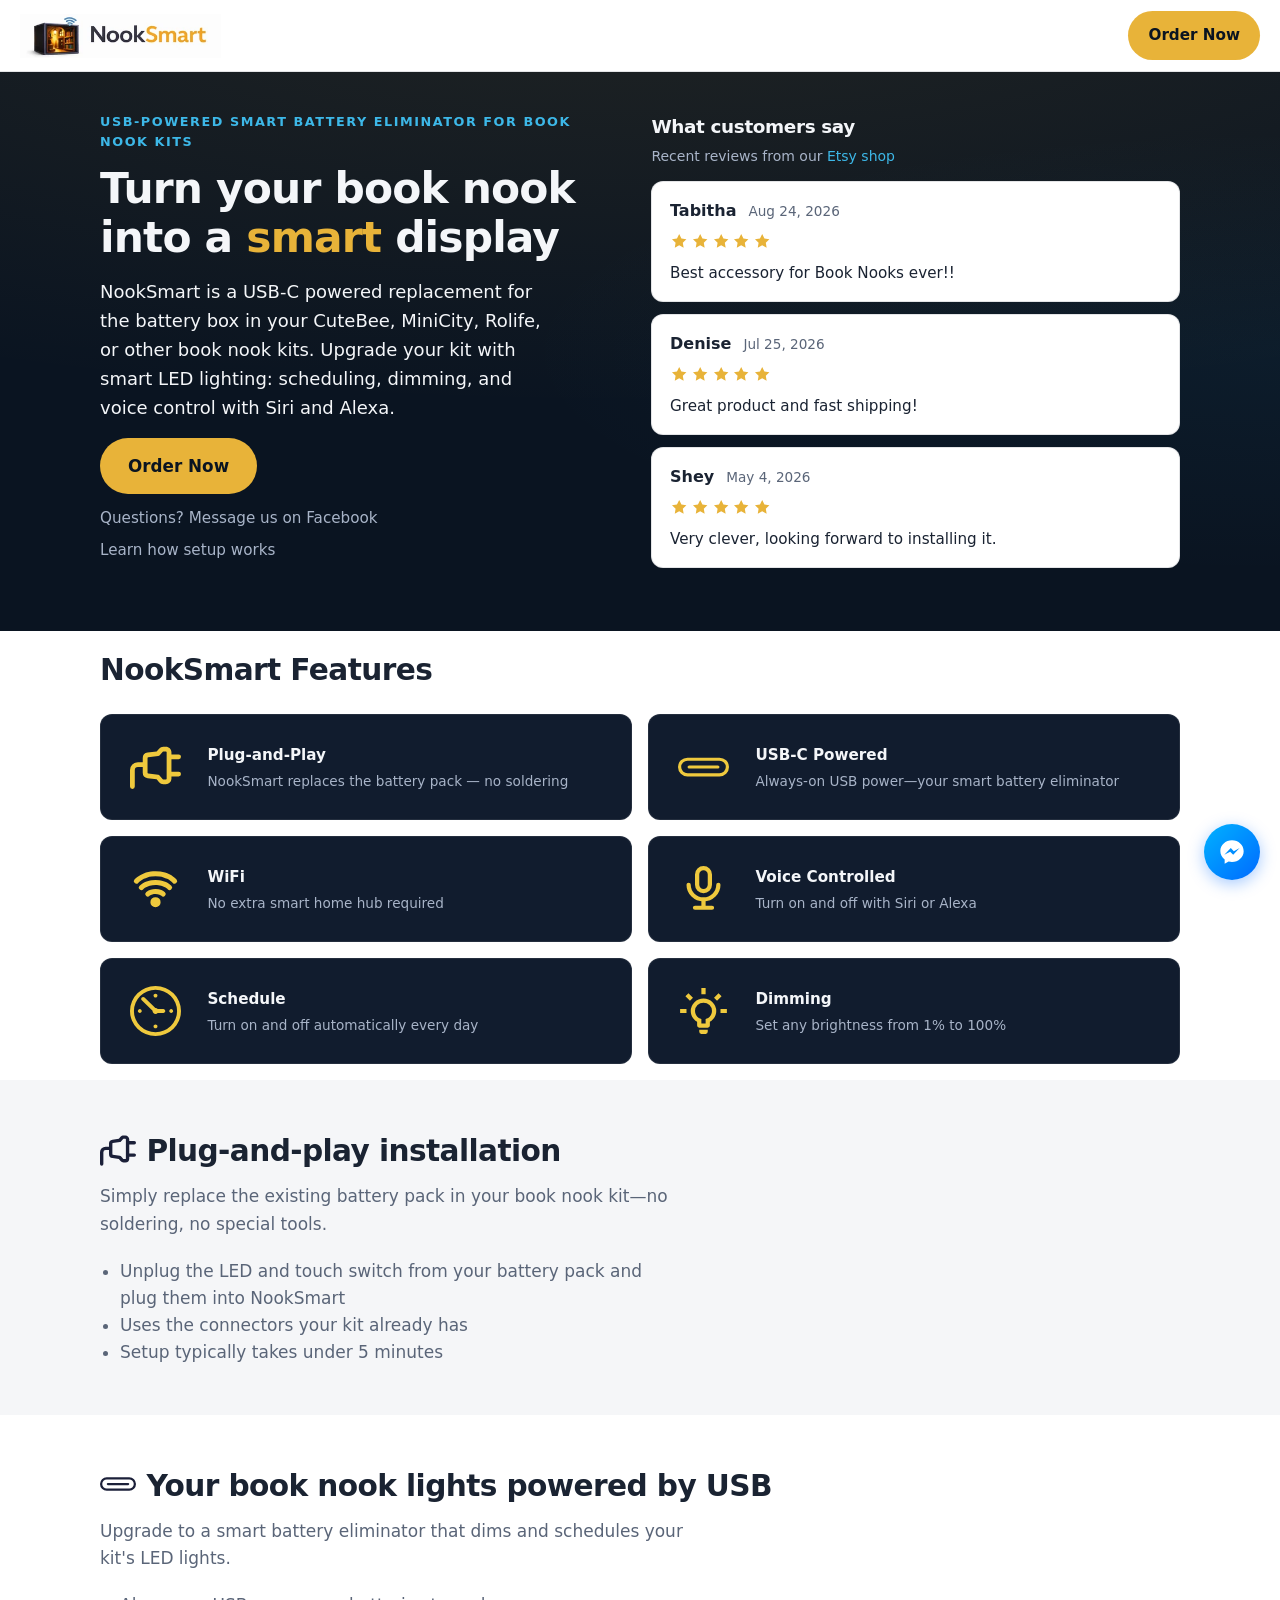
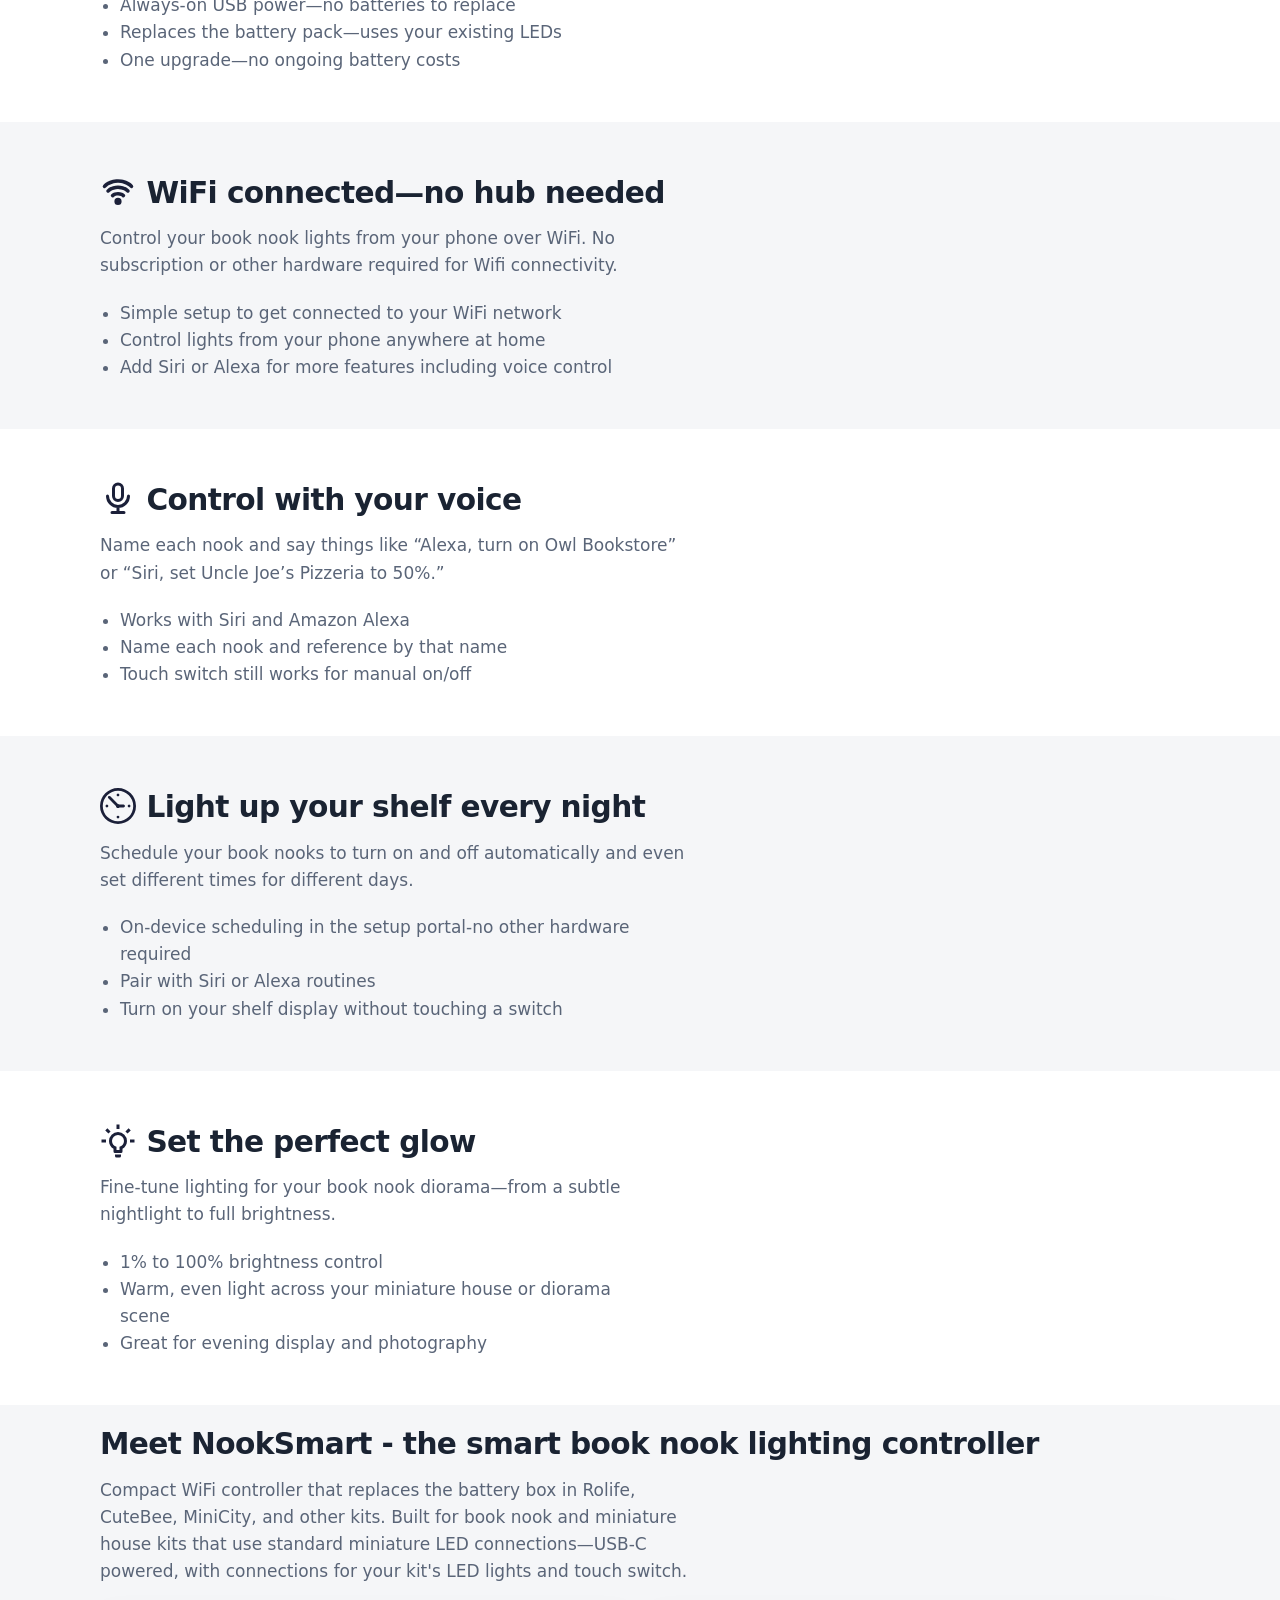
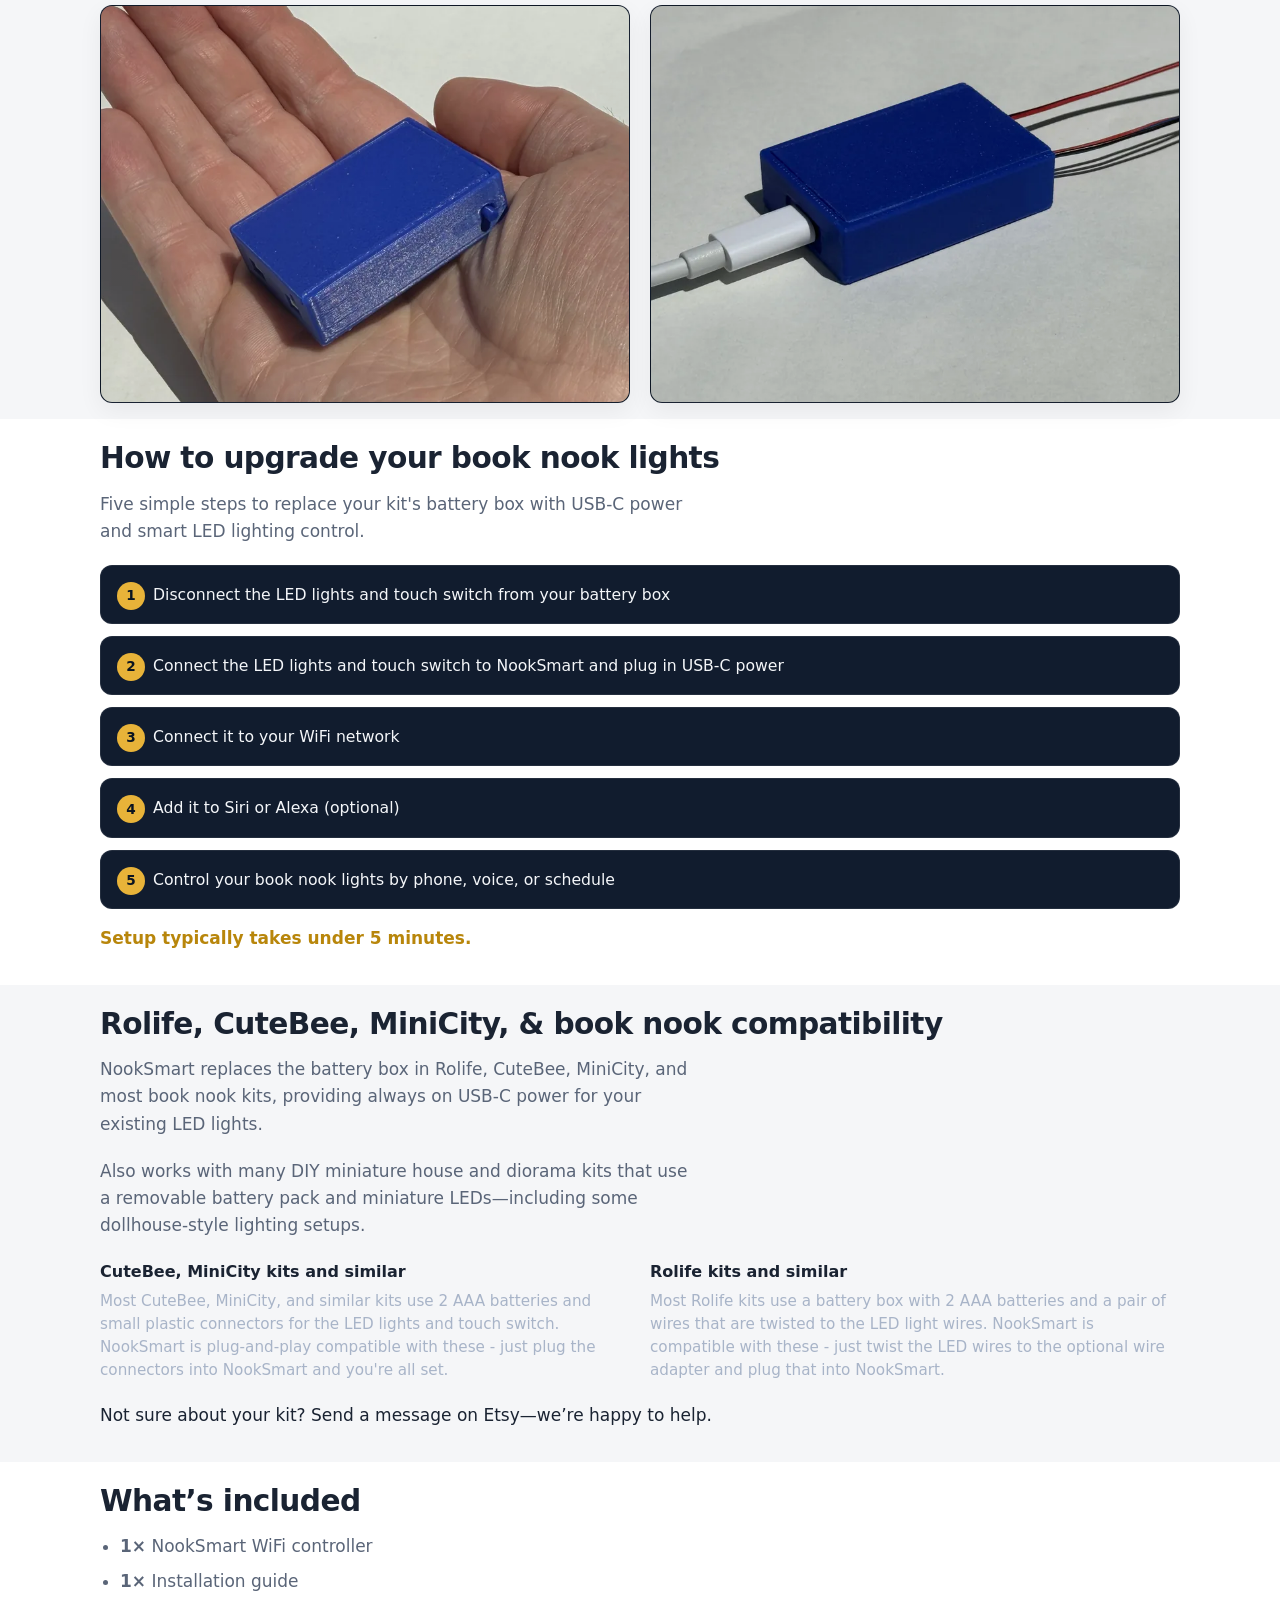
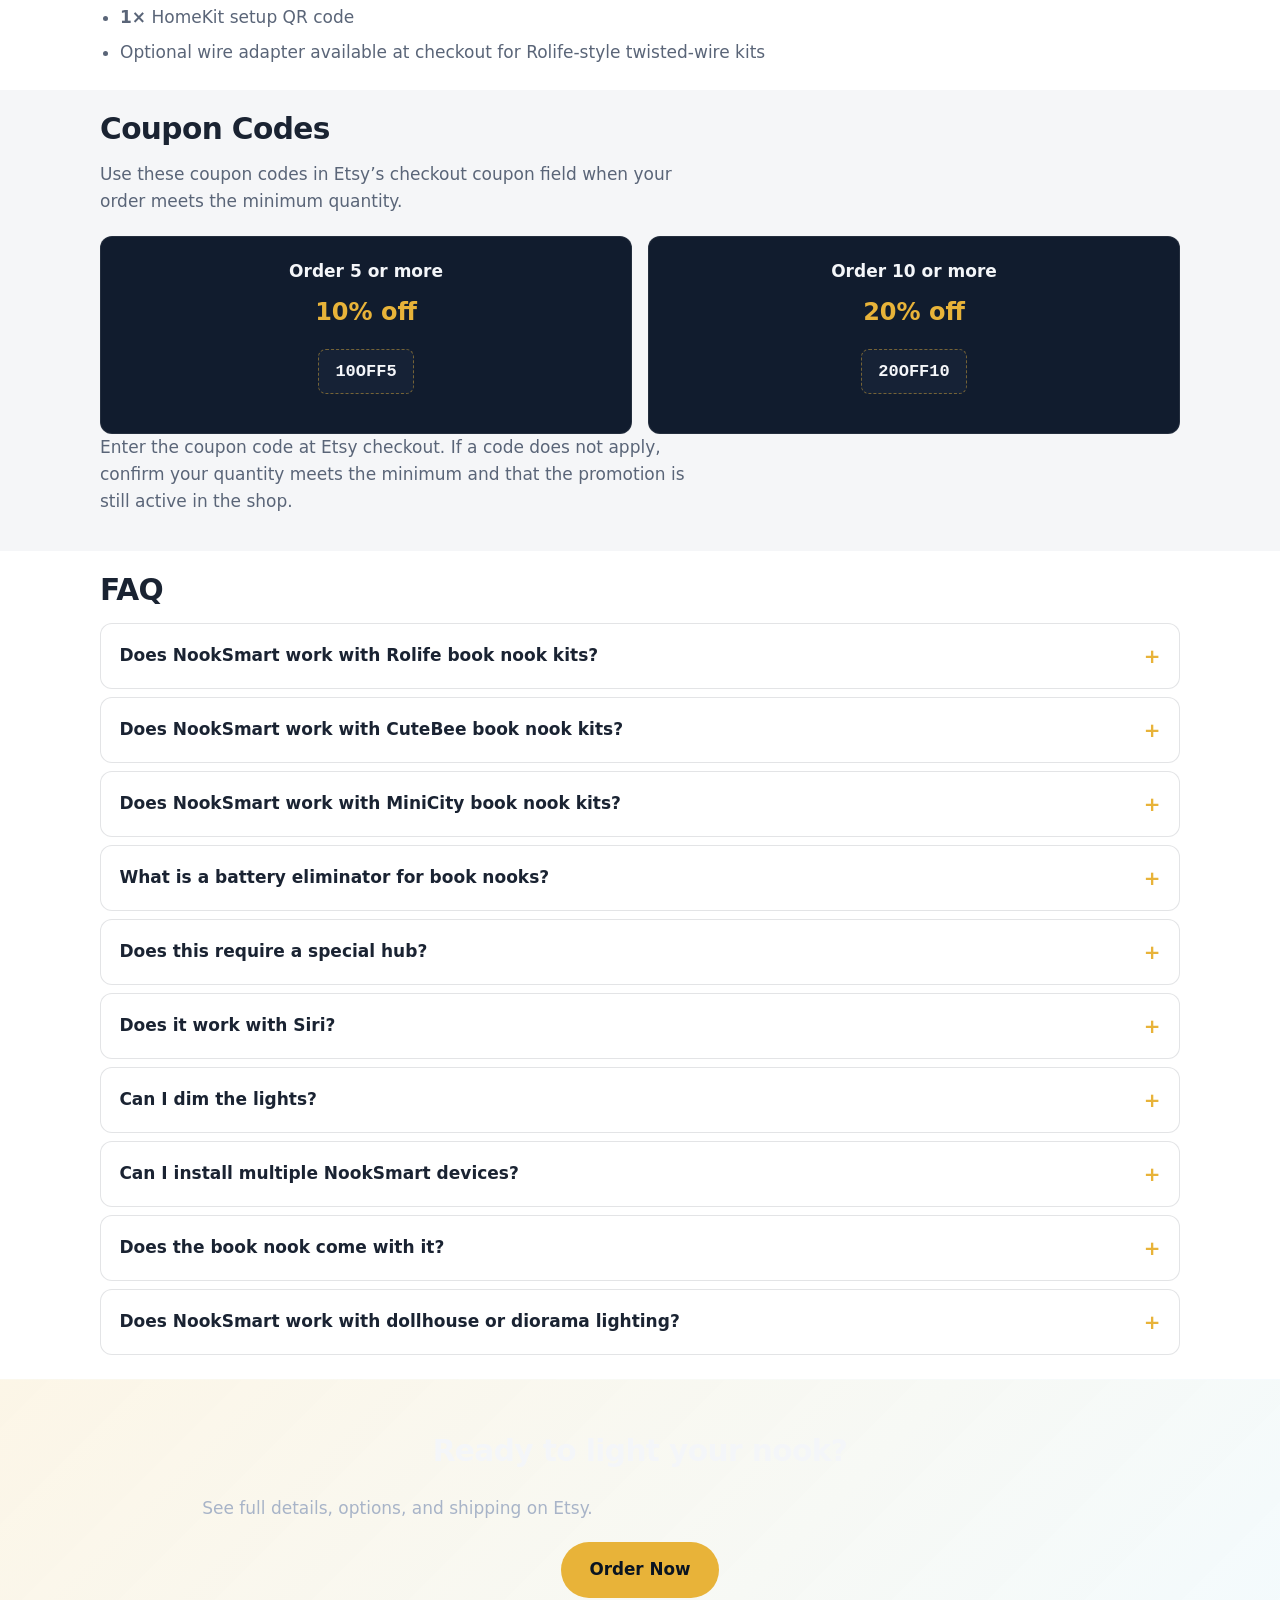
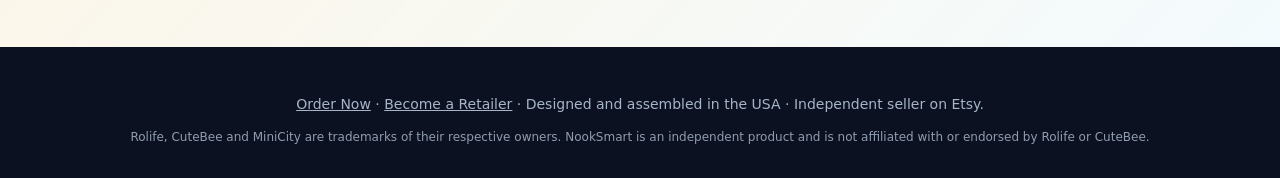
<file: index.html>
<!DOCTYPE html>
<html lang="en">
<head>


  
<!-- Google tag (gtag.js) -->
<script async src="https://www.googletagmanager.com/gtag/js?id=G-4LXFE2CBGJ"></script>
<script>
  window.dataLayer = window.dataLayer || [];
  function gtag(){dataLayer.push(arguments);}
  gtag('js', new Date());

  gtag('config', 'AW-18227521272');
  gtag('config', 'G-4LXFE2CBGJ');

  function gtag_report_conversion(url) {
    var callback = function () {
      if (typeof(url) != 'undefined') {
        window.location = url;
      }
    };

    // 1. Sends the conversion to Google Ads
    gtag('event', 'conversion', {
      'send_to': 'AW-18227521272/AWpcCNKllbwcEPjNx_ND',
      'value': 1.0,
      'currency': 'USD',
      'event_callback': callback
    });

    // 2. NEW: Sends the exact same click event to GA4
    gtag('event', 'click_to_etsy', {
      'value': 1.0,
      'currency': 'USD'
    });

    return false;
  }

  function gtag_report_feature_click(feature) {
    // Sends feature clicks to Google Ads
    gtag('event', 'feature_click', {
      feature_name: feature
    });

    // 3. NEW: Sends feature clicks to GA4 so you can analyze them by channel
    gtag('event', 'ga4_feature_click', {
      'feature_name': feature
    });
  }
</script>





  <meta charset="utf-8" />
  <meta name="viewport" content="width=device-width, initial-scale=1" />
  <meta name="robots" content="index, follow" />
  <title>NookSmart — USB book nook lights &amp; smart battery eliminator</title>
  <meta name="description" content="Replace your book nook battery pack with USB-C powered smart LED lighting. Scheduling, dimming, and Siri or Alexa voice control. Works with Rolife, CuteBee, MiniCity, and similar book nook and miniature house kits." />

  <link rel="canonical" href="https://nooksmartlights.com/" />

  <meta property="og:type" content="website" />
  <meta property="og:title" content="NookSmart — USB book nook lights &amp; smart battery eliminator" />
  <meta property="og:description" content="Replace your book nook battery pack with USB-C powered smart LED lighting. Scheduling, dimming, and Siri or Alexa voice control. Works with Rolife, CuteBee, MiniCity, and similar book nook and miniature house kits." />
  <meta property="og:url" content="https://nooksmartlights.com/" />
  <meta property="og:image" content="https://nooksmartlights.com/Product%20Image%202a.png" />
  <meta property="og:image:alt" content="NookSmart smart battery eliminator beside a lit book nook—USB powered LED lighting" />

  <meta name="twitter:card" content="summary_large_image" />
  <meta name="twitter:title" content="NookSmart — USB book nook lights &amp; smart battery eliminator" />
  <meta name="twitter:description" content="Replace your book nook battery pack with USB-C powered smart LED lighting. Scheduling, dimming, and Siri or Alexa voice control. Works with Rolife, CuteBee, MiniCity, and similar book nook and miniature house kits." />
  <meta name="twitter:url" content="https://nooksmartlights.com/" />
  <meta name="twitter:image" content="https://nooksmartlights.com/Product%20Image%202a.png" />

  <script type="application/ld+json">
  {
    "@context": "https://schema.org",
    "@graph": [
      {
        "@type": "Organization",
        "@id": "https://nooksmartlights.com/#organization",
        "name": "NookSmart",
        "url": "https://nooksmartlights.com/",
        "sameAs": ["https://nooksmartlights.etsy.com"]
      },
      {
        "@type": "WebSite",
        "@id": "https://nooksmartlights.com/#website",
        "url": "https://nooksmartlights.com/",
        "name": "NookSmart",
        "publisher": { "@id": "https://nooksmartlights.com/#organization" }
      },
      {
        "@type": "WebPage",
        "@id": "https://nooksmartlights.com/#webpage",
        "url": "https://nooksmartlights.com/",
        "name": "NookSmart — USB book nook lights & smart battery eliminator",
        "description": "Replace your book nook battery pack with USB-C powered smart LED lighting. Scheduling, dimming, and Siri or Alexa voice control. Works with Rolife, CuteBee, MiniCity, and similar book nook and miniature house kits.",
        "isPartOf": { "@id": "https://nooksmartlights.com/#website" },
        "about": { "@id": "https://nooksmartlights.com/#product" },
        "primaryImageOfPage": {
          "@type": "ImageObject",
          "url": "https://nooksmartlights.com/Product%20Image%202a.png"
        }
      },
      {
        "@type": "Product",
        "@id": "https://nooksmartlights.com/#product",
        "name": "NookSmart smart battery eliminator for book nook LED lighting",
        "description": "USB-C powered smart battery eliminator for book nook, diorama, and miniature house LED lighting. Replaces the battery pack in compatible kits with WiFi scheduling, dimming, and Siri or Alexa voice control.",
        "brand": { "@type": "Brand", "name": "NookSmart" },
        "image": [
          "https://nooksmartlights.com/Product%20Image%202a.png",
          "https://nooksmartlights.com/nooksmart%20in%20hand.jpeg",
          "https://nooksmartlights.com/nooksmart%20white%20bg%201.jpeg"
        ],
        "offers": {
          "@type": "Offer",
          "url": "https://nooksmartlights.etsy.com/listing/4470268349/nooksmart-smart-book-nook-battery?ref=elp_anchor_listing_button&sts=1",
          "price": "20.00",
          "priceCurrency": "USD",
          "availability": "https://schema.org/InStock",
          "seller": { "@id": "https://nooksmartlights.com/#organization" }
        }
      },
      {
        "@type": "FAQPage",
        "@id": "https://nooksmartlights.com/#faq",
        "mainEntity": [
          {
            "@type": "Question",
            "name": "Does NookSmart work with Rolife book nook kits?",
            "acceptedAnswer": {
              "@type": "Answer",
              "text": "Yes. Most Rolife kits use a battery box with 2 AAA batteries and a pair of wires twisted to the LED light wires. NookSmart is compatible with these\u2014twist your LED wires to the optional wire adapter and plug it into NookSmart. Select the wire adapter at checkout if your kit uses twisted wires rather than plastic connectors."
            }
          },
          {
            "@type": "Question",
            "name": "Does NookSmart work with CuteBee book nook kits?",
            "acceptedAnswer": {
              "@type": "Answer",
              "text": "Yes. NookSmart is compatible with typical CuteBee miniature LED connectors. If you are unsure about your specific kit, send a message on Etsy and we will help confirm fit."
            }
          },
          {
            "@type": "Question",
            "name": "Does NookSmart work with MiniCity book nook kits?",
            "acceptedAnswer": {
              "@type": "Answer",
              "text": "Yes. NookSmart is compatible with typical MiniCity miniature LED connectors. If you are unsure about your specific kit, send a message on Etsy and we will help confirm fit."
            }
          },
          {
            "@type": "Question",
            "name": "What is a battery eliminator for book nooks?",
            "acceptedAnswer": {
              "@type": "Answer",
              "text": "A battery eliminator replaces your kit\u2019s battery pack with permanent wired power—usually USB—so you never swap batteries again. NookSmart is a smart battery eliminator: it plugs into USB power and adds WiFi, voice control, scheduling, and dimming for Rolife, CuteBee, MiniCity, and DIY book nook kits."
            }
          },
          {
            "@type": "Question",
            "name": "Does this require a special hub?",
            "acceptedAnswer": {
              "@type": "Answer",
              "text": "NookSmart connects directly to WiFi. For Siri automation, you may need a Home hub (HomePod mini, Apple TV, or iPad configured as a hub). For Alexa voice control, you\u2019ll need an Echo or compatible Alexa device."
            }
          },
          {
            "@type": "Question",
            "name": "Does it work with Siri?",
            "acceptedAnswer": {
              "@type": "Answer",
              "text": "Yes. It works with Siri and Amazon Alexa."
            }
          },
          {
            "@type": "Question",
            "name": "Can I dim the lights?",
            "acceptedAnswer": {
              "@type": "Answer",
              "text": "Yes—brightness can be set anywhere from 1% to 100%."
            }
          },
          {
            "@type": "Question",
            "name": "Can I install multiple NookSmart devices?",
            "acceptedAnswer": {
              "@type": "Answer",
              "text": "Yes. Each book nook can be controlled independently."
            }
          },
          {
            "@type": "Question",
            "name": "Does the book nook come with it?",
            "acceptedAnswer": {
              "@type": "Answer",
              "text": "No\u2014NookSmart is a lighting controller for book nook and diorama kits you already have. Your miniature house, LEDs, and touch switch (if included) are separate."
            }
          },
          {
            "@type": "Question",
            "name": "Does NookSmart work with dollhouse or diorama lighting?",
            "acceptedAnswer": {
              "@type": "Answer",
              "text": "NookSmart is designed for book nook kits and similar miniature house and diorama projects that use a small battery pack and 3\u20135V miniature LEDs. It is not a general dollhouse wiring system\u2014if your setup uses the same type of battery box and LED connectors as popular book nook kits, it may fit. Send a photo of your connectors on Etsy and we\u2019ll confirm."
            }
          }
        ]
      }
    ]
  }
  </script>

  <link rel="icon" type="image/png" href="Icon.png" />
  <link rel="stylesheet" href="styles.css?v=4" />
  <!-- Meta Pixel Code -->
<script>
!function(f,b,e,v,n,t,s)
{if(f.fbq)return;n=f.fbq=function(){n.callMethod?
n.callMethod.apply(n,arguments):n.queue.push(arguments)};
if(!f._fbq)f._fbq=n;n.push=n;n.loaded=!0;n.version='2.0';
n.queue=[];t=b.createElement(e);t.async=!0;
t.src=v;s=b.getElementsByTagName(e)[0];
s.parentNode.insertBefore(t,s)}(window, document,'script',
'https://connect.facebook.net/en_US/fbevents.js');
fbq('init', '2030202000910264');
fbq('track', 'PageView');
</script>
<noscript><img height="1" width="1" style="display:none"
src="https://www.facebook.com/tr?id=2030202000910264&ev=PageView&noscript=1"
/></noscript>
<!-- End Meta Pixel Code -->
<meta name="p:domain_verify" content="61047faf05ea2f9d5323dbaa4589e214"/>
</head>
<body>
  <a class="visually-hidden" href="#main">Skip to main content</a>

  <header class="site-header" role="banner">
    <a class="logo" href="https://nooksmartlights.com/" aria-label="NookSmart home">
      <picture>
        <source srcset="Banner%20Logo%20White%20BG.webp" type="image/webp" />
        <img src="Banner%20Logo%20White%20BG.png" alt="NookSmart — smart book nook lighting and battery eliminator" width="180" height="40" />
      </picture>
    </a>
    <a class="btn etsy-cta" href="https://nooksmartlights.etsy.com/listing/4470268349/nooksmart-smart-book-nook-battery?utm_source=facebook&amp;utm_medium=social&amp;utm_campaign=nooksmart-landing-v2&amp;ref=elp_anchor_listing_button&amp;sts=1" onclick="return gtag_report_conversion(this.href);">Order Now</a>
  </header>

  <main id="main">
    <section class="band band--dark hero" aria-labelledby="hero-title">
      <div class="wrap hero__grid">
        <div>
          <p class="hero__eyebrow">USB-powered Smart battery eliminator for book nook kits</p>
          <h1 id="hero-title">Turn your book nook into a <span class="highlight">smart</span> display</h1>
          <p class="hero__lead">
            NookSmart is a USB-C powered replacement for the battery box in your CuteBee, MiniCity, Rolife, or other book nook kits. Upgrade your kit with smart LED lighting: scheduling, dimming, and voice control with Siri and Alexa.
          </p>
          <div class="hero__actions">
            <a class="btn btn--large etsy-cta" href="https://nooksmartlights.etsy.com/listing/4470268349/nooksmart-smart-book-nook-battery?utm_source=facebook&amp;utm_medium=social&amp;utm_campaign=nooksmart-landing-v2&amp;ref=elp_anchor_listing_button&amp;sts=1" onclick="return gtag_report_conversion(this.href);">Order Now</a>
          </div>
          <p class="hero__messenger">
            <a class="messenger-link" href="https://m.me/nooksmartlights?ref=website" target="_blank" rel="noopener noreferrer">Questions? Message us on Facebook</a>
          </p>
          <p class="hero__setup">
            <a class="hero__setup-link" href="setup.html">Learn how setup works</a>
          </p>
        </div>
        <aside class="hero__reviews" aria-labelledby="hero-reviews-title">
          <div class="hero__reviews-header">
            <h2 id="hero-reviews-title" class="hero__reviews-title">What customers say</h2>
            <p class="hero__reviews-source">Recent reviews from our <a href="https://nooksmartlights.etsy.com" target="_blank" rel="noopener noreferrer">Etsy shop</a></p>
          </div>
          <ul class="reviews-list reviews-list--stack">
            <li class="review">
              <div class="review__meta">
                <span class="review__name">Tabitha</span>
                <time class="review__date" datetime="2026-08-24">Aug 24, 2026</time>
              </div>
              <div class="review__stars" role="img" aria-label="5 out of 5 stars">
              <svg class="review__star review__star--filled" viewBox="0 0 24 24" aria-hidden="true" focusable="false"><path d="M12 2.5l2.9 5.9 6.5.9-4.7 4.6 1.1 6.5L12 17.3 6.2 20.4l1.1-6.5L2.6 9.3l6.5-.9L12 2.5z"/></svg>
              <svg class="review__star review__star--filled" viewBox="0 0 24 24" aria-hidden="true" focusable="false"><path d="M12 2.5l2.9 5.9 6.5.9-4.7 4.6 1.1 6.5L12 17.3 6.2 20.4l1.1-6.5L2.6 9.3l6.5-.9L12 2.5z"/></svg>
              <svg class="review__star review__star--filled" viewBox="0 0 24 24" aria-hidden="true" focusable="false"><path d="M12 2.5l2.9 5.9 6.5.9-4.7 4.6 1.1 6.5L12 17.3 6.2 20.4l1.1-6.5L2.6 9.3l6.5-.9L12 2.5z"/></svg>
              <svg class="review__star review__star--filled" viewBox="0 0 24 24" aria-hidden="true" focusable="false"><path d="M12 2.5l2.9 5.9 6.5.9-4.7 4.6 1.1 6.5L12 17.3 6.2 20.4l1.1-6.5L2.6 9.3l6.5-.9L12 2.5z"/></svg>
              <svg class="review__star review__star--filled" viewBox="0 0 24 24" aria-hidden="true" focusable="false"><path d="M12 2.5l2.9 5.9 6.5.9-4.7 4.6 1.1 6.5L12 17.3 6.2 20.4l1.1-6.5L2.6 9.3l6.5-.9L12 2.5z"/></svg>
              </div>
              <blockquote class="review__copy">
                <p>Best accessory for Book Nooks ever!!</p>
              </blockquote>
            </li>
            <li class="review">
              <div class="review__meta">
                <span class="review__name">Denise</span>
                <time class="review__date" datetime="2026-07-25">Jul 25, 2026</time>
              </div>
              <div class="review__stars" role="img" aria-label="5 out of 5 stars">
              <svg class="review__star review__star--filled" viewBox="0 0 24 24" aria-hidden="true" focusable="false"><path d="M12 2.5l2.9 5.9 6.5.9-4.7 4.6 1.1 6.5L12 17.3 6.2 20.4l1.1-6.5L2.6 9.3l6.5-.9L12 2.5z"/></svg>
              <svg class="review__star review__star--filled" viewBox="0 0 24 24" aria-hidden="true" focusable="false"><path d="M12 2.5l2.9 5.9 6.5.9-4.7 4.6 1.1 6.5L12 17.3 6.2 20.4l1.1-6.5L2.6 9.3l6.5-.9L12 2.5z"/></svg>
              <svg class="review__star review__star--filled" viewBox="0 0 24 24" aria-hidden="true" focusable="false"><path d="M12 2.5l2.9 5.9 6.5.9-4.7 4.6 1.1 6.5L12 17.3 6.2 20.4l1.1-6.5L2.6 9.3l6.5-.9L12 2.5z"/></svg>
              <svg class="review__star review__star--filled" viewBox="0 0 24 24" aria-hidden="true" focusable="false"><path d="M12 2.5l2.9 5.9 6.5.9-4.7 4.6 1.1 6.5L12 17.3 6.2 20.4l1.1-6.5L2.6 9.3l6.5-.9L12 2.5z"/></svg>
              <svg class="review__star review__star--filled" viewBox="0 0 24 24" aria-hidden="true" focusable="false"><path d="M12 2.5l2.9 5.9 6.5.9-4.7 4.6 1.1 6.5L12 17.3 6.2 20.4l1.1-6.5L2.6 9.3l6.5-.9L12 2.5z"/></svg>
              </div>
              <blockquote class="review__copy">
                <p>Great product and fast shipping!</p>
              </blockquote>
            </li>
            <li class="review">
              <div class="review__meta">
                <span class="review__name">Shey</span>
                <time class="review__date" datetime="2026-05-04">May 4, 2026</time>
              </div>
              <div class="review__stars" role="img" aria-label="5 out of 5 stars">
              <svg class="review__star review__star--filled" viewBox="0 0 24 24" aria-hidden="true" focusable="false"><path d="M12 2.5l2.9 5.9 6.5.9-4.7 4.6 1.1 6.5L12 17.3 6.2 20.4l1.1-6.5L2.6 9.3l6.5-.9L12 2.5z"/></svg>
              <svg class="review__star review__star--filled" viewBox="0 0 24 24" aria-hidden="true" focusable="false"><path d="M12 2.5l2.9 5.9 6.5.9-4.7 4.6 1.1 6.5L12 17.3 6.2 20.4l1.1-6.5L2.6 9.3l6.5-.9L12 2.5z"/></svg>
              <svg class="review__star review__star--filled" viewBox="0 0 24 24" aria-hidden="true" focusable="false"><path d="M12 2.5l2.9 5.9 6.5.9-4.7 4.6 1.1 6.5L12 17.3 6.2 20.4l1.1-6.5L2.6 9.3l6.5-.9L12 2.5z"/></svg>
              <svg class="review__star review__star--filled" viewBox="0 0 24 24" aria-hidden="true" focusable="false"><path d="M12 2.5l2.9 5.9 6.5.9-4.7 4.6 1.1 6.5L12 17.3 6.2 20.4l1.1-6.5L2.6 9.3l6.5-.9L12 2.5z"/></svg>
              <svg class="review__star review__star--filled" viewBox="0 0 24 24" aria-hidden="true" focusable="false"><path d="M12 2.5l2.9 5.9 6.5.9-4.7 4.6 1.1 6.5L12 17.3 6.2 20.4l1.1-6.5L2.6 9.3l6.5-.9L12 2.5z"/></svg>
              </div>
              <blockquote class="review__copy">
                <p>Very clever, looking forward to installing it.</p>
              </blockquote>
            </li>
          </ul>
        </aside>
      </div>
    </section>

    <section class="band band--light features-icons" aria-labelledby="features-icons-title">
      <div class="wrap">
        <h2 id="features-icons-title" class="section-title">NookSmart Features</h2>
        <div class="icon-grid">
          <a class="icon-tile" href="#feature-plug-play" onclick="gtag_report_feature_click('plug-play')">
            <div class="icon-tile__icon" aria-hidden="true">
              <img src="icons/plug-16.svg" alt="" width="64" height="64" class="icon-tile__svg" />
            </div>
            <div class="icon-tile__text">
              <strong>Plug-and-Play</strong>
              <span>NookSmart replaces the battery pack — no soldering</span>
            </div>
          </a>
          <a class="icon-tile" href="#feature-usb-powered" onclick="gtag_report_feature_click('usb-powered')">
            <div class="icon-tile__icon" aria-hidden="true">
              <img src="icons/usb-c.svg" alt="" width="64" height="64" class="icon-tile__svg" />
            </div>
            <div class="icon-tile__text">
              <strong>USB-C Powered</strong>
              <span>Always-on USB power—your smart battery eliminator</span>
            </div>
          </a>
          <a class="icon-tile" href="#feature-wifi" onclick="gtag_report_feature_click('wifi')">
            <div class="icon-tile__icon" aria-hidden="true">
              <img src="icons/wifi.svg" alt="" width="64" height="64" class="icon-tile__svg" />
            </div>
            <div class="icon-tile__text">
              <strong>WiFi</strong>
              <span>No extra smart home hub required</span>
            </div>
          </a>
          <a class="icon-tile" href="#feature-voice" onclick="gtag_report_feature_click('voice')">
            <div class="icon-tile__icon" aria-hidden="true">
              <img src="icons/microphone.svg" alt="" width="64" height="64" class="icon-tile__svg" />
            </div>
            <div class="icon-tile__text">
              <strong>Voice Controlled</strong>
              <span>Turn on and off with Siri or Alexa</span>
            </div>
          </a>
          <a class="icon-tile" href="#feature-schedule" onclick="gtag_report_feature_click('schedule')">
            <div class="icon-tile__icon" aria-hidden="true">
              <img src="icons/clock.svg" alt="" width="64" height="64" class="icon-tile__svg" />
            </div>
            <div class="icon-tile__text">
              <strong>Schedule</strong>
              <span>Turn on and off automatically every day</span>
            </div>
          </a>
          <a class="icon-tile" href="#feature-dimming" onclick="gtag_report_feature_click('dimming')">
            <div class="icon-tile__icon" aria-hidden="true">
              <img src="icons/lightbulb-on-outline.svg" alt="" width="64" height="64" class="icon-tile__svg" />
            </div>
            <div class="icon-tile__text">
              <strong>Dimming</strong>
              <span>Set any brightness from 1% to 100%</span>
            </div>
          </a>
        </div>
      </div>
    </section>

    <section class="band band--muted feature-pillar" id="feature-plug-play" aria-labelledby="plug-play-title">
      <div class="wrap">
        <h2 id="plug-play-title" class="section-title section-title--with-icon">
          <img src="icons/plug-16.svg" alt="" width="40" height="40" class="section-title__icon" aria-hidden="true" />
          Plug-and-play installation
        </h2>
        <p class="section-intro">Simply replace the existing battery pack in your book nook kit—no soldering, no special tools.</p>
        <ul class="feature-pillar__bullets">
          <li>Unplug the LED and touch switch from your battery pack and plug them into NookSmart</li>
          <li>Uses the connectors your kit already has</li>
          <li>Setup typically takes under 5 minutes</li>
        </ul>
      </div>
    </section>

    <section class="band band--light feature-pillar" id="feature-usb-powered" aria-labelledby="compare-title">
      <div class="wrap">
        <h2 id="compare-title" class="section-title section-title--with-icon">
          <img src="icons/usb-c.svg" alt="" width="40" height="40" class="section-title__icon" aria-hidden="true" />
          Your book nook lights powered by USB
        </h2>
        <p class="section-intro">Upgrade to a smart battery eliminator that dims and schedules your kit's LED lights.</p>
        <ul class="feature-pillar__bullets">
          <li>Always-on USB power—no batteries to replace</li>
          <li>Replaces the battery pack—uses your existing LEDs</li>
          <li>One upgrade—no ongoing battery costs</li>
        </ul>
      </div>
    </section>

    <section class="band band--muted feature-pillar" id="feature-wifi" aria-labelledby="wifi-title">
      <div class="wrap">
        <h2 id="wifi-title" class="section-title section-title--with-icon">
          <img src="icons/wifi.svg" alt="" width="40" height="40" class="section-title__icon" aria-hidden="true" />
          WiFi connected—no hub needed
        </h2>
        <p class="section-intro">Control your book nook lights from your phone over WiFi. No subscription or other hardware required for Wifi connectivity.</p>
        <ul class="feature-pillar__bullets">
          <li>Simple setup to get connected to your WiFi network</li>
          <li>Control lights from your phone anywhere at home</li>
          <li>Add Siri or Alexa for more features including voice control</li>
        </ul>
      </div>
    </section>

    <section class="band band--light feature-pillar" id="feature-voice" aria-labelledby="voice-title">
      <div class="wrap">
        <h2 id="voice-title" class="section-title section-title--with-icon">
          <img src="icons/microphone.svg" alt="" width="40" height="40" class="section-title__icon" aria-hidden="true" />
          Control with your voice
        </h2>
        <p class="section-intro">Name each nook and say things like “Alexa, turn on Owl Bookstore” or “Siri, set Uncle Joe’s Pizzeria to 50%.”</p>
        <ul class="feature-pillar__bullets">
          <li>Works with Siri and Amazon Alexa</li>
          <li>Name each nook and reference by that name</li>
          <li>Touch switch still works for manual on/off</li>
        </ul>
      </div>
    </section>

    <section class="band band--muted feature-pillar" id="feature-schedule" aria-labelledby="schedule-title">
      <div class="wrap">
        <h2 id="schedule-title" class="section-title section-title--with-icon">
          <img src="icons/clock.svg" alt="" width="40" height="40" class="section-title__icon" aria-hidden="true" />
          Light up your shelf every night
        </h2>
        <p class="section-intro">Schedule your book nooks to turn on and off automatically and even set different times for different days.</p>
        <ul class="feature-pillar__bullets">
          <li>On-device scheduling in the setup portal-no other hardware required</li>
          <li>Pair with Siri or Alexa routines</li>
          <li>Turn on your shelf display without touching a switch</li>
        </ul>
      </div>
    </section>

    <section class="band band--light feature-pillar" id="feature-dimming" aria-labelledby="dim-title">
      <div class="wrap">
        <h2 id="dim-title" class="section-title section-title--with-icon">
          <img src="icons/lightbulb-on-outline.svg" alt="" width="40" height="40" class="section-title__icon" aria-hidden="true" />
          Set the perfect glow
        </h2>
        <p class="section-intro">Fine-tune lighting for your book nook diorama—from a subtle nightlight to full brightness.</p>
        <ul class="feature-pillar__bullets">
          <li>1% to 100% brightness control</li>
          <li>Warm, even light across your miniature house or diorama scene</li>
          <li>Great for evening display and photography</li>
        </ul>
      </div>
    </section>

    <section class="band band--muted" id="hardware" aria-labelledby="hardware-title">
      <div class="wrap">
        <h2 id="hardware-title" class="section-title">Meet NookSmart - the smart book nook lighting controller</h2>
        <p class="section-intro">Compact WiFi controller that replaces the battery box in Rolife, CuteBee, MiniCity, and other kits. Built for book nook and miniature house kits that use standard miniature LED connections—USB-C powered, with connections for your kit's LED lights and touch switch.</p>
        <div class="hardware-grid">
          <div class="hardware-card hardware-card--isolated">
            <picture>
              <source srcset="nooksmart%20in%20hand.webp" type="image/webp" />
              <img
                src="nooksmart%20in%20hand.jpeg"
                alt="NookSmart USB-C book nook lighting controller held in hand—battery eliminator for Rolife and CuteBee kits"
                width="800"
                height="600"
                loading="lazy"
                decoding="async"
              />
            </picture>
          </div>
          <div class="hardware-card hardware-card--context">
            <picture>
              <source srcset="nooksmart%20white%20bg%201.webp" type="image/webp" />
              <img
                src="nooksmart%20white%20bg%201.jpeg"
                alt="NookSmart book nook LED light controller with USB-C port—replacement for battery box"
                width="800"
                height="600"
                loading="lazy"
                decoding="async"
              />
            </picture>
          </div>
        </div>
      </div>
    </section>

    <section class="band band--light" id="how-it-works" aria-labelledby="steps-title">
      <div class="wrap">
        <h2 id="steps-title" class="section-title">How to upgrade your book nook lights</h2>
        <p class="section-intro">Five simple steps to replace your kit's battery box with USB-C power and smart LED lighting control.</p>
        <ol class="steps__list">
          <li>Disconnect the LED lights and touch switch from your battery box</li>
          <li>Connect the LED lights and touch switch to NookSmart and plug in USB-C power</li>
          <li>Connect it to your WiFi network</li>
          <li>Add it to Siri or Alexa (optional)</li>
          <li>Control your book nook lights by phone, voice, or schedule</li>
        </ol>
        <p class="setup-note">Setup typically takes under 5 minutes.</p>
      </div>
    </section>

    <section class="band band--muted" id="compatibility" aria-labelledby="compat-title">
      <div class="wrap">
        <h2 id="compat-title" class="section-title">Rolife, CuteBee, MiniCity, &amp; book nook compatibility</h2>
        <p class="section-intro">NookSmart replaces the battery box in Rolife, CuteBee, MiniCity, and most book nook kits, providing always on USB-C power for your existing LED lights.</p>
        <p class="section-intro">Also works with many DIY miniature house and diorama kits that use a removable battery pack and miniature LEDs—including some dollhouse-style lighting setups.</p>
        <div class="compat__kits">
          <div class="compat__kit">
            <h3>CuteBee, MiniCity kits and similar</h3>
            <p>Most CuteBee, MiniCity, and similar kits use 2 AAA batteries and small plastic connectors for the LED lights and touch switch. NookSmart is plug-and-play compatible with these - just plug the connectors into NookSmart and you're all set.</p>
          </div>
          <div class="compat__kit">
            <h3>Rolife kits and similar</h3>
            <p>Most Rolife kits use a battery box with 2 AAA batteries and a pair of wires that are twisted to the LED light wires. NookSmart is compatible with these - just twist the LED wires to the optional wire adapter and plug that into NookSmart.</p>
          </div>
        </div>
        <p>Not sure about your kit? Send a message on Etsy—we’re happy to help.</p>
      </div>
    </section>

    <section class="band band--light" aria-labelledby="included-title">
      <div class="wrap">
        <h2 id="included-title" class="section-title">What’s included</h2>
        <ul class="included-list">
          <li><strong>1×</strong> NookSmart WiFi controller</li>
          <li><strong>1×</strong> Installation guide</li>
          <li><strong>1×</strong> HomeKit setup QR code</li>
          <li>Optional wire adapter available at checkout for Rolife-style twisted-wire kits</li>
        </ul>
      </div>
    </section>

    <section class="band band--muted" id="bulk-discounts" aria-labelledby="bulk-title">
      <div class="wrap">
        <h2 id="bulk-title" class="section-title">Coupon Codes</h2>
        <p class="section-intro">Use these coupon codes in Etsy’s checkout coupon field when your order meets the minimum quantity.</p>
        <div class="bulk__grid">
          <div class="bulk__card">
            <p class="bulk__label">Order 5 or more</p>
            <p class="bulk__percent">10% off</p>
            <p class="bulk__code"><code>10OFF5</code></p>
          </div>
          <div class="bulk__card">
            <p class="bulk__label">Order 10 or more</p>
            <p class="bulk__percent">20% off</p>
            <p class="bulk__code"><code>20OFF10</code></p>
          </div>
        </div>
        <p class="section-intro">Enter the coupon code at Etsy checkout. If a code does not apply, confirm your quantity meets the minimum and that the promotion is still active in the shop.</p>
      </div>
    </section>

    <section class="band band--light faq" id="faq" aria-labelledby="faq-title">
      <div class="wrap">
        <h2 id="faq-title" class="section-title">FAQ</h2>
        <details>
          <summary>Does NookSmart work with Rolife book nook kits?</summary>
          <div>
            <p>Yes. Most Rolife kits use a battery box with 2 AAA batteries and a pair of wires twisted to the LED light wires. NookSmart is compatible with these—twist your LED wires to the optional wire adapter and plug it into NookSmart. Select the wire adapter at checkout if your kit uses twisted wires rather than plastic connectors.</p>
          </div>
        </details>
        <details>
          <summary>Does NookSmart work with CuteBee book nook kits?</summary>
          <div>
            <p>Yes. NookSmart is compatible with typical CuteBee miniature LED connectors. If you are unsure about your specific kit, send a message on Etsy and we will help confirm fit.</p>
          </div>
        </details>
        <details>
          <summary>Does NookSmart work with MiniCity book nook kits?</summary>
          <div>
            <p>Yes. NookSmart is compatible with typical MiniCity miniature LED connectors. If you are unsure about your specific kit, send a message on Etsy and we will help confirm fit.</p>
          </div>
        </details>
        <details>
          <summary>What is a battery eliminator for book nooks?</summary>
          <div>
            <p>A battery eliminator replaces your kit’s battery pack with permanent wired power—usually USB—so you never swap batteries again. NookSmart is a smart battery eliminator: it plugs into USB power and adds WiFi, voice control, scheduling, and dimming for Rolife, CuteBee, MiniCity, and DIY book nook kits.</p>
          </div>
        </details>
        <details>
          <summary>Does this require a special hub?</summary>
          <div>
            <p>NookSmart connects directly to WiFi. For Siri automation, you may need a Home hub (HomePod mini, Apple TV, or iPad configured as a hub). For Alexa voice control, you’ll need an Echo or compatible Alexa device.</p>
          </div>
        </details>
        <details>
          <summary>Does it work with Siri?</summary>
          <div>
            <p>Yes. It works with Siri and Amazon Alexa.</p>
          </div>
        </details>
        <details>
          <summary>Can I dim the lights?</summary>
          <div>
            <p>Yes—brightness can be set anywhere from 1% to 100%.</p>
          </div>
        </details>
        <details>
          <summary>Can I install multiple NookSmart devices?</summary>
          <div>
            <p>Yes. Each book nook can be controlled independently.</p>
          </div>
        </details>
        <details>
          <summary>Does the book nook come with it?</summary>
          <div>
            <p>No—NookSmart is a lighting controller for book nook and diorama kits you already have. Your miniature house, LEDs, and touch switch (if included) are separate.</p>
          </div>
        </details>
        <details>
          <summary>Does NookSmart work with dollhouse or diorama lighting?</summary>
          <div>
            <p>NookSmart is designed for book nook kits and similar miniature house and diorama projects that use a small battery pack and 3–5V miniature LEDs. It is not a general dollhouse wiring system—if your setup uses the same type of battery box and LED connectors as popular book nook kits, it may fit. Send a photo of your connectors on Etsy and we'll confirm.</p>
          </div>
        </details>
      </div>
    </section>

    <section class="band band--dark cta-band" aria-labelledby="cta-title">
      <div class="wrap">
        <h2 id="cta-title" class="section-title">Ready to light your nook?</h2>
        <p class="section-intro">See full details, options, and shipping on Etsy.</p>
        <a class="btn btn--large etsy-cta" href="https://nooksmartlights.etsy.com/listing/4470268349/nooksmart-smart-book-nook-battery?utm_source=facebook&amp;utm_medium=social&amp;utm_campaign=nooksmart-landing-v2&amp;ref=elp_anchor_listing_button&amp;sts=1" onclick="return gtag_report_conversion(this.href);">Order Now</a>
      </div>
    </section>
  </main>

  <footer class="site-footer" role="contentinfo">
    <div class="wrap">
      <p>
        <a class="etsy-cta" href="https://nooksmartlights.etsy.com/listing/4470268349/nooksmart-smart-book-nook-battery?utm_source=facebook&amp;utm_medium=social&amp;utm_campaign=nooksmart-landing-v2&amp;ref=elp_anchor_listing_button&amp;sts=1" onclick="return gtag_report_conversion(this.href);">Order Now</a>
        · <a href="https://www.faire.com/direct/nooksmartlights" target="_blank" rel="noopener noreferrer">Become a Retailer</a>
        · Designed and assembled in the USA · Independent seller on Etsy.
      </p>
      <p class="footer-disclaimer">Rolife, CuteBee and MiniCity are trademarks of their respective owners. NookSmart is an independent product and is not affiliated with or endorsed by Rolife or CuteBee.</p>
    </div>
  </footer>

  <a
    class="messenger-fab"
    href="https://m.me/nooksmartlights?ref=website"
    target="_blank"
    rel="noopener noreferrer"
    aria-label="Message us on Facebook Messenger"
  >
    <img src="icons/messenger.svg" alt="" width="28" height="28" class="messenger-fab__icon" />
  </a>

  <script defer src="https://static.cloudflareinsights.com/beacon.min.js" data-cf-beacon='{"token": "94991b250d6241078edfdafc4f138bca"}'></script>
</body>
</html>
</file>
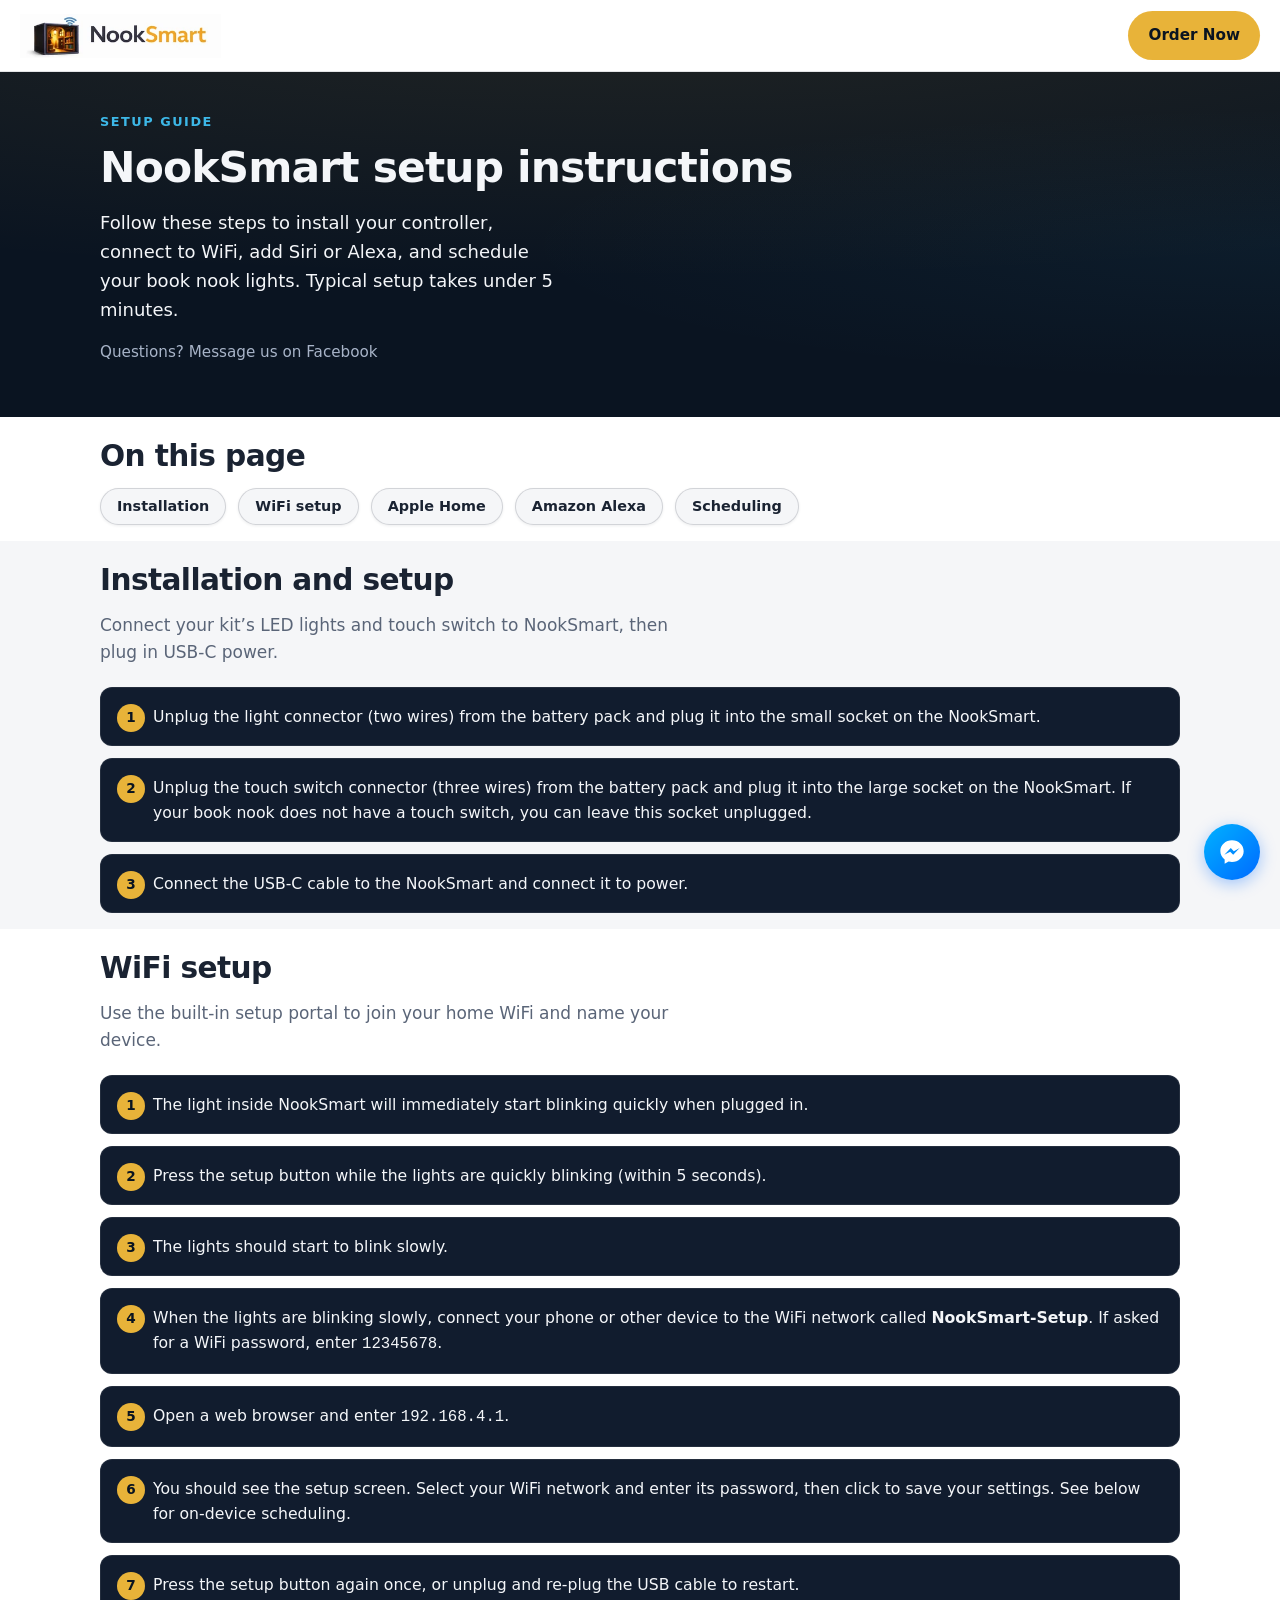
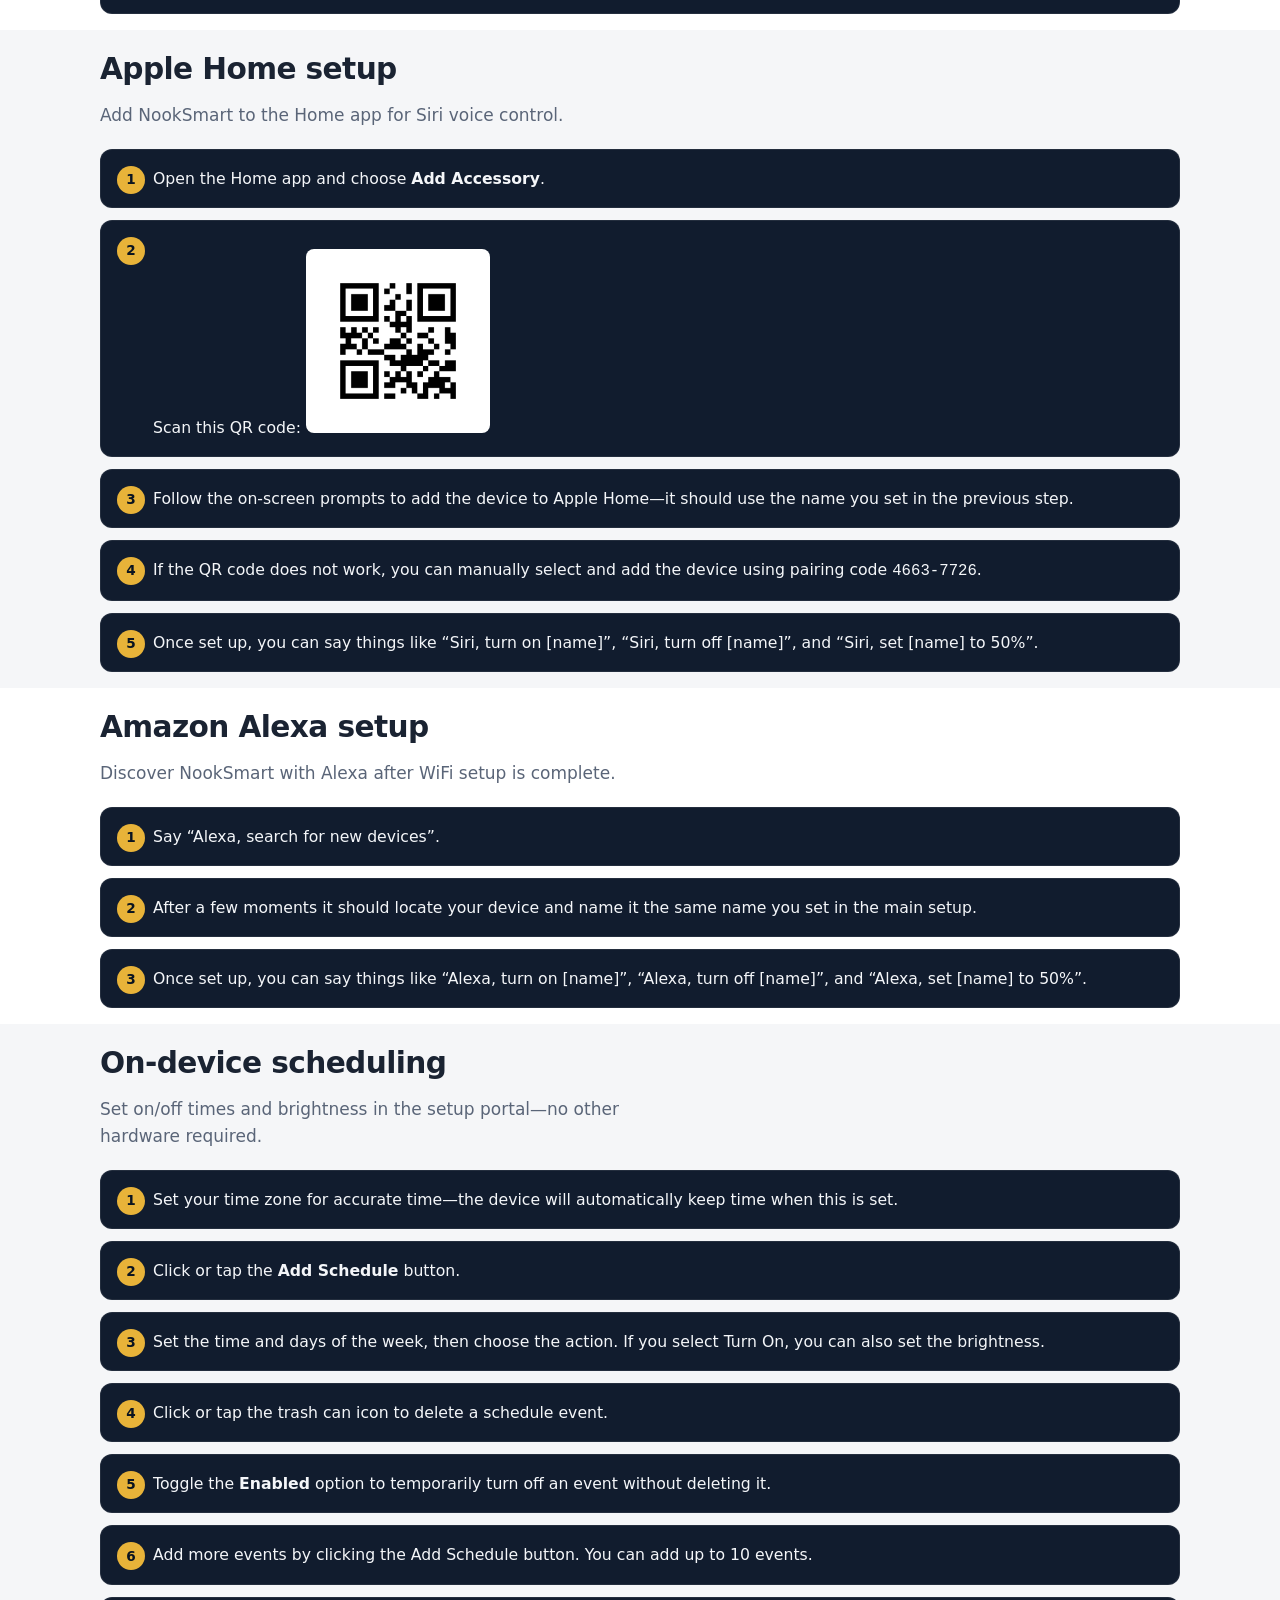
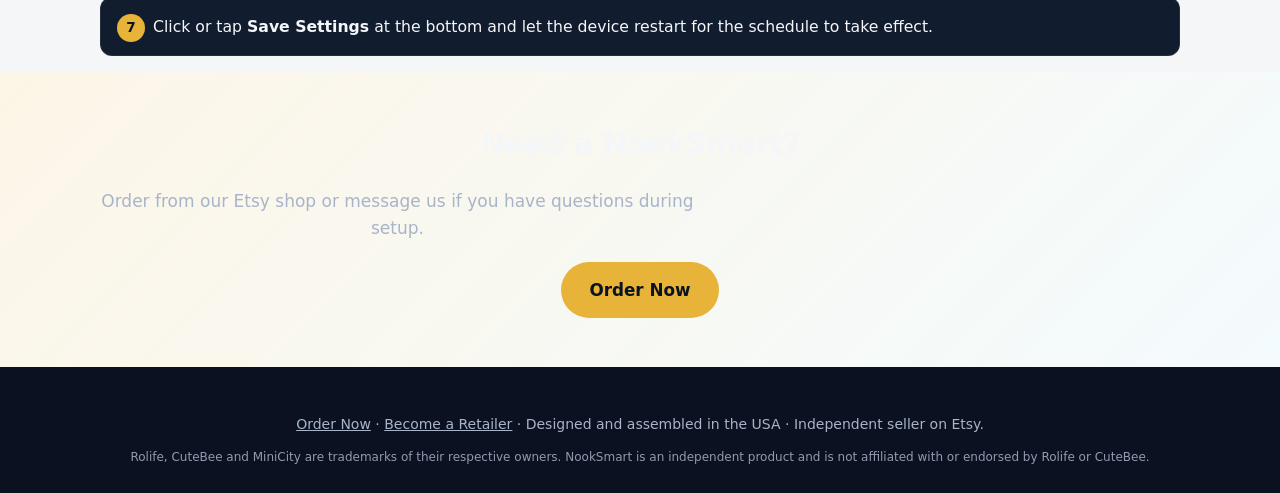
<file: setup.html>
<!DOCTYPE html>
<html lang="en">
<head>
<!-- Google tag (gtag.js) -->
<script async src="https://www.googletagmanager.com/gtag/js?id=G-4LXFE2CBGJ"></script>
<script>
  window.dataLayer = window.dataLayer || [];
  function gtag(){dataLayer.push(arguments);}
  gtag('js', new Date());

  gtag('config', 'AW-18227521272');
  gtag('config', 'G-4LXFE2CBGJ');

  function gtag_report_conversion(url) {
    var callback = function () {
      if (typeof(url) != 'undefined') {
        window.location = url;
      }
    };
    gtag('event', 'conversion', {
      'send_to': 'AW-18227521272/AWpcCNKllbwcEPjNx_ND',
      'value': 1.0,
      'currency': 'USD',
      'event_callback': callback
    });
    gtag('event', 'click_to_etsy', {
      'value': 1.0,
      'currency': 'USD'
    });
    return false;
  }
</script>

  <meta charset="utf-8" />
  <meta name="viewport" content="width=device-width, initial-scale=1" />
  <meta name="robots" content="index, follow" />
  <title>NookSmart Setup Instructions — Install, WiFi, Siri &amp; Alexa</title>
  <meta name="description" content="Step-by-step NookSmart setup: plug-and-play installation, WiFi portal, Apple Home and Alexa pairing, on-device scheduling, and tips for book nook lighting." />

  <link rel="canonical" href="https://nooksmartlights.com/setup.html" />

  <meta property="og:type" content="website" />
  <meta property="og:title" content="NookSmart Setup Instructions" />
  <meta property="og:description" content="Install your NookSmart, connect to WiFi, add Siri or Alexa, and schedule your book nook lights." />
  <meta property="og:url" content="https://nooksmartlights.com/setup.html" />
  <meta property="og:image" content="https://nooksmartlights.com/Product%20Image%202a.png" />

  <script type="application/ld+json">
  {
    "@context": "https://schema.org",
    "@type": "WebPage",
    "name": "NookSmart Setup Instructions",
    "description": "Step-by-step guide to install, connect WiFi, add Siri and Alexa, and schedule NookSmart book nook lighting.",
    "url": "https://nooksmartlights.com/setup.html",
    "isPartOf": {
      "@type": "WebSite",
      "name": "NookSmart",
      "url": "https://nooksmartlights.com/"
    }
  }
  </script>

  <link rel="icon" type="image/png" href="Icon.png" />
  <link rel="stylesheet" href="styles.css?v=2" />
</head>
<body>
  <a class="visually-hidden" href="#main">Skip to main content</a>

  <header class="site-header" role="banner">
    <a class="logo" href="https://nooksmartlights.com/" aria-label="NookSmart home">
      <picture>
        <source srcset="Banner%20Logo%20White%20BG.webp" type="image/webp" />
        <img src="Banner%20Logo%20White%20BG.png" alt="NookSmart — smart book nook lighting and battery eliminator" width="180" height="40" />
      </picture>
    </a>
    <a class="btn etsy-cta" href="https://nooksmartlights.etsy.com/listing/4470268349/nooksmart-smart-book-nook-battery?utm_source=facebook&amp;utm_medium=social&amp;utm_campaign=nooksmart-landing-v2&amp;ref=elp_anchor_listing_button&amp;sts=1" onclick="return gtag_report_conversion(this.href);">Order Now</a>
  </header>

  <main id="main">
    <section class="band band--dark setup-hero" aria-labelledby="setup-title">
      <div class="wrap">
        <p class="hero__eyebrow">Setup guide</p>
        <h1 id="setup-title">NookSmart setup instructions</h1>
        <p class="hero__lead">
          Follow these steps to install your controller, connect to WiFi, add Siri or Alexa, and schedule your book nook lights. Typical setup takes under 5 minutes.
        </p>
        <p class="hero__messenger">
          <a class="messenger-link" href="https://m.me/nooksmartlights?ref=website" target="_blank" rel="noopener noreferrer">Questions? Message us on Facebook</a>
        </p>
      </div>
    </section>

    <section class="band band--light" aria-labelledby="setup-toc-title">
      <div class="wrap">
        <h2 id="setup-toc-title" class="section-title">On this page</h2>
        <ul class="setup-toc">
          <li><a href="#installation">Installation</a></li>
          <li><a href="#wifi">WiFi setup</a></li>
          <li><a href="#apple-home">Apple Home</a></li>
          <li><a href="#alexa">Amazon Alexa</a></li>
          <li><a href="#scheduling">Scheduling</a></li>
        </ul>
      </div>
    </section>

    <section class="band band--muted setup-section" id="installation" aria-labelledby="installation-title">
      <div class="wrap">
        <h2 id="installation-title" class="section-title">Installation and setup</h2>
        <p class="section-intro">Connect your kit’s LED lights and touch switch to NookSmart, then plug in USB-C power.</p>
        <ol class="steps__list">
          <li>Unplug the light connector (two wires) from the battery pack and plug it into the small socket on the NookSmart.</li>
          <li>Unplug the touch switch connector (three wires) from the battery pack and plug it into the large socket on the NookSmart. If your book nook does not have a touch switch, you can leave this socket unplugged.</li>
          <li>Connect the USB-C cable to the NookSmart and connect it to power.</li>
        </ol>
      </div>
    </section>

    <section class="band band--light setup-section" id="wifi" aria-labelledby="wifi-title">
      <div class="wrap">
        <h2 id="wifi-title" class="section-title">WiFi setup</h2>
        <p class="section-intro">Use the built-in setup portal to join your home WiFi and name your device.</p>
        <ol class="steps__list">
          <li>The light inside NookSmart will immediately start blinking quickly when plugged in.</li>
          <li>Press the setup button while the lights are quickly blinking (within 5 seconds).</li>
          <li>The lights should start to blink slowly.</li>
          <li>When the lights are blinking slowly, connect your phone or other device to the WiFi network called <strong>NookSmart-Setup</strong>. If asked for a WiFi password, enter <code>12345678</code>.</li>
          <li>Open a web browser and enter <code>192.168.4.1</code>.</li>
          <li>You should see the setup screen. Select your WiFi network and enter its password, then click to save your settings. See below for on-device scheduling.</li>
          <li>Press the setup button again once, or unplug and re-plug the USB cable to restart.</li>
        </ol>
      </div>
    </section>

    <section class="band band--muted setup-section" id="apple-home" aria-labelledby="apple-home-title">
      <div class="wrap">
        <h2 id="apple-home-title" class="section-title">Apple Home setup</h2>
        <p class="section-intro">Add NookSmart to the Home app for Siri voice control.</p>
        <ol class="steps__list">
          <li>Open the Home app and choose <strong>Add Accessory</strong>.</li>
          <li>
            Scan this QR code:
            <span class="setup-step-qr-wrap">
              <img class="setup-step-qr" src="assets/setup/homekit-qr.png" alt="HomeKit QR code for pairing NookSmart with Apple Home" width="264" height="264" loading="lazy" decoding="async" />
            </span>
          </li>
          <li>Follow the on-screen prompts to add the device to Apple Home—it should use the name you set in the previous step.</li>
          <li>If the QR code does not work, you can manually select and add the device using pairing code <code>4663-7726</code>.</li>
          <li>Once set up, you can say things like “Siri, turn on [name]”, “Siri, turn off [name]”, and “Siri, set [name] to 50%”.</li>
        </ol>
      </div>
    </section>

    <section class="band band--light setup-section" id="alexa" aria-labelledby="alexa-title">
      <div class="wrap">
        <h2 id="alexa-title" class="section-title">Amazon Alexa setup</h2>
        <p class="section-intro">Discover NookSmart with Alexa after WiFi setup is complete.</p>
        <ol class="steps__list">
          <li>Say “Alexa, search for new devices”.</li>
          <li>After a few moments it should locate your device and name it the same name you set in the main setup.</li>
          <li>Once set up, you can say things like “Alexa, turn on [name]”, “Alexa, turn off [name]”, and “Alexa, set [name] to 50%”.</li>
        </ol>
      </div>
    </section>

    <section class="band band--muted setup-section" id="scheduling" aria-labelledby="scheduling-title">
      <div class="wrap">
        <h2 id="scheduling-title" class="section-title">On-device scheduling</h2>
        <p class="section-intro">Set on/off times and brightness in the setup portal—no other hardware required.</p>
        <ol class="steps__list">
          <li>Set your time zone for accurate time—the device will automatically keep time when this is set.</li>
          <li>Click or tap the <strong>Add Schedule</strong> button.</li>
          <li>Set the time and days of the week, then choose the action. If you select Turn On, you can also set the brightness.</li>
          <li>Click or tap the trash can icon to delete a schedule event.</li>
          <li>Toggle the <strong>Enabled</strong> option to temporarily turn off an event without deleting it.</li>
          <li>Add more events by clicking the Add Schedule button. You can add up to 10 events.</li>
          <li>Click or tap <strong>Save Settings</strong> at the bottom and let the device restart for the schedule to take effect.</li>
        </ol>
      </div>
    </section>

    <section class="band band--dark cta-band" aria-labelledby="setup-cta-title">
      <div class="wrap">
        <h2 id="setup-cta-title" class="section-title">Need a NookSmart?</h2>
        <p class="section-intro">Order from our Etsy shop or message us if you have questions during setup.</p>
        <a class="btn btn--large etsy-cta" href="https://nooksmartlights.etsy.com/listing/4470268349/nooksmart-smart-book-nook-battery?utm_source=facebook&amp;utm_medium=social&amp;utm_campaign=nooksmart-landing-v2&amp;ref=elp_anchor_listing_button&amp;sts=1" onclick="return gtag_report_conversion(this.href);">Order Now</a>
      </div>
    </section>
  </main>

  <footer class="site-footer" role="contentinfo">
    <div class="wrap">
      <p>
        <a class="etsy-cta" href="https://nooksmartlights.etsy.com/listing/4470268349/nooksmart-smart-book-nook-battery?utm_source=facebook&amp;utm_medium=social&amp;utm_campaign=nooksmart-landing-v2&amp;ref=elp_anchor_listing_button&amp;sts=1" onclick="return gtag_report_conversion(this.href);">Order Now</a>
        · <a href="https://www.faire.com/direct/nooksmartlights" target="_blank" rel="noopener noreferrer">Become a Retailer</a>
        · Designed and assembled in the USA · Independent seller on Etsy.
      </p>
      <p class="footer-disclaimer">Rolife, CuteBee and MiniCity are trademarks of their respective owners. NookSmart is an independent product and is not affiliated with or endorsed by Rolife or CuteBee.</p>
    </div>
  </footer>

  <a
    class="messenger-fab"
    href="https://m.me/nooksmartlights?ref=website"
    target="_blank"
    rel="noopener noreferrer"
    aria-label="Message us on Facebook Messenger"
  >
    <img src="icons/messenger.svg" alt="" width="28" height="28" class="messenger-fab__icon" />
  </a>

  <script defer src="https://static.cloudflareinsights.com/beacon.min.js" data-cf-beacon='{"token": "94991b250d6241078edfdafc4f138bca"}'></script>
</body>
</html>
</file>
<file: styles.css>
/* NookSmart index2 — Apple-inspired light/dark bands */
:root {
  --bg-deep: #0a1421;
  --bg-card: #111c2e;
  --bg-elevated: #162236;
  --bg-light: #ffffff;
  --bg-light-muted: #f5f6f8;
  --text: #f4f6f9;
  --text-muted: #a8b4c8;
  --text-dark: #1a2332;
  --text-dark-muted: #5a6578;
  --accent-gold: #e8b339;
  --accent-gold-hover: #f0c44d;
  --accent-blue: #3db8e8;
  --navy: #0b1121;
  --border: rgba(255, 255, 255, 0.08);
  --border-light: rgba(26, 35, 50, 0.12);
  --radius: 12px;
  --shadow: 0 24px 48px rgba(0, 0, 0, 0.2);
  --max: 1080px;
  --header-h: 72px;
  --font: system-ui, -apple-system, "Segoe UI", Roboto, "Helvetica Neue", Arial, sans-serif;
}

*,
*::before,
*::after {
  box-sizing: border-box;
}

html {
  scroll-behavior: smooth;
}

body {
  margin: 0;
  font-family: var(--font);
  font-size: 1.0625rem;
  line-height: 1.6;
  color: var(--text-dark);
  background: var(--bg-light);
}

img {
  max-width: 100%;
  height: auto;
  display: block;
}

figure {
  margin: 0;
}

a {
  color: var(--accent-blue);
}

a:hover {
  text-decoration: underline;
}

.wrap {
  width: min(100% - 2rem, var(--max));
  margin-inline: auto;
}

.visually-hidden {
  position: absolute;
  width: 1px;
  height: 1px;
  padding: 0;
  margin: -1px;
  overflow: hidden;
  clip: rect(0, 0, 0, 0);
  white-space: nowrap;
  border: 0;
}

/* Header — light sticky */
.site-header {
  position: sticky;
  top: 0;
  z-index: 100;
  height: var(--header-h);
  display: flex;
  align-items: center;
  justify-content: space-between;
  gap: 1rem;
  padding: 0 1.25rem;
  background: var(--bg-light);
  border-bottom: 1px solid var(--border-light);
}

.site-header .logo img {
  height: 40px;
  width: auto;
}

@media (min-width: 640px) {
  .site-header .logo img {
    height: 44px;
  }
}

/* Bands */
.band {
  padding: 1rem 1rem;
}

.band--dark {
  background: var(--bg-deep);
  background-image:
    radial-gradient(ellipse 120% 80% at 50% -20%, rgba(232, 179, 57, 0.1), transparent),
    radial-gradient(ellipse 60% 40% at 100% 50%, rgba(61, 184, 232, 0.05), transparent);
  color: var(--text);
}

.band--light {
  background: var(--bg-light);
  color: var(--text-dark);
}

.band--muted {
  background: var(--bg-light-muted);
  color: var(--text-dark);
}

.band--dark .section-title,
.band--dark h1,
.band--dark h2,
.band--dark h3 {
  color: var(--text);
}

.band--dark .section-intro,
.band--dark .lead {
  color: var(--text-muted);
}

.band--light .section-intro,
.band--light .lead {
  color: var(--text-dark-muted);
}

.band--muted .section-intro,
.band--muted .lead {
  color: var(--text-dark-muted);
}

.section-title {
  font-size: clamp(1.5rem, 3vw, 1.85rem);
  font-weight: 800;
  margin: 0 0 0.5rem;
  letter-spacing: -0.02em;
}

.section-title--with-icon {
  display: flex;
  align-items: flex-start;
  gap: 0.65rem;
}

.section-title__icon {
  flex-shrink: 0;
  width: 2.25rem;
  height: 2.25rem;
  margin-top: 0.125em;
  object-fit: contain;
  /* tint to --text-dark (#1a2332) */
  filter: brightness(0) saturate(100%) invert(10%) sepia(14%) saturate(2800%) hue-rotate(195deg) brightness(92%) contrast(92%);
}

.section-intro {
  margin: 0 0 1.25rem;
  max-width: 55ch;
}

/* Buttons */
.btn {
  display: inline-flex;
  align-items: center;
  justify-content: center;
  padding: 0.75rem 1.25rem;
  font-size: 0.95rem;
  font-weight: 700;
  text-decoration: none;
  color: var(--bg-deep);
  background: var(--accent-gold);
  border: none;
  border-radius: 999px;
  cursor: pointer;
  transition: background 0.2s;
  white-space: nowrap;
}

.btn:hover {
  background: var(--accent-gold-hover);
  text-decoration: none;
}

.btn:focus-visible {
  outline: 2px solid var(--accent-blue);
  outline-offset: 3px;
}

.btn--large {
  padding: 0.9rem 1.75rem;
  font-size: 1.05rem;
}

.btn--outline {
  background: transparent;
  color: var(--accent-gold);
  border: 2px solid var(--accent-gold);
}

.band--light .btn--outline {
  color: #b8860b;
  border-color: #b8860b;
}

@media (max-width: 639px) {
  main .btn {
    display: flex;
    width: 100%;
    max-width: 100%;
  }
}

/* Hero */
.hero {
  padding: 2.5rem 1.25rem 3rem;
}

.hero__grid {
  display: grid;
  gap: 2rem;
  align-items: center;
}

@media (min-width: 900px) {
  .hero__grid {
    grid-template-columns: 1fr 1.05fr;
    gap: 3rem;
  }
}

.hero__eyebrow {
  font-size: 0.8rem;
  font-weight: 700;
  letter-spacing: 0.12em;
  text-transform: uppercase;
  color: var(--accent-blue);
  margin: 0 0 0.75rem;
}

.hero h1 {
  font-size: clamp(1.85rem, 4.5vw, 2.65rem);
  line-height: 1.15;
  font-weight: 800;
  margin: 0 0 1rem;
  letter-spacing: -0.02em;
}

.hero h1 .highlight {
  color: var(--accent-gold);
}

.hero__lead {
  font-size: 1.125rem;
  margin: 0 0 1rem;
  max-width: 40ch;
}

.callout {
  font-size: 0.9rem;
  padding: 0.65rem 0.85rem;
  margin: 0 0 1.25rem;
  border-radius: 8px;
  background: rgba(61, 184, 232, 0.12);
  border: 1px solid rgba(61, 184, 232, 0.25);
  color: var(--text-muted);
  max-width: 42ch;
}

.band--light .callout {
  background: rgba(61, 184, 232, 0.08);
  border-color: rgba(61, 184, 232, 0.2);
  color: var(--text-dark-muted);
}

.hero__actions {
  margin-bottom: 0.75rem;
}

.hero__messenger {
  margin: 0 0 1.25rem;
  font-size: 0.95rem;
}

.hero__messenger .messenger-link {
  color: var(--text-muted);
  text-decoration: none;
}

.hero__messenger .messenger-link:hover {
  color: var(--accent-blue);
  text-decoration: underline;
}

.hero__setup {
  margin: -0.75rem 0 1.25rem;
  font-size: 0.95rem;
}

.hero__setup-link {
  color: var(--text-muted);
  text-decoration: none;
}

.hero__setup-link:hover {
  color: var(--accent-blue);
  text-decoration: underline;
}

.hero__visual {
  border-radius: var(--radius);
  overflow: hidden;
  box-shadow: var(--shadow);
  border: 1px solid var(--border);
}

.hero__visual picture,
.hardware-card picture {
  display: block;
  width: 100%;
  height: 100%;
}

.hero-savings {
  padding: 1.1rem 1.2rem;
  background: var(--bg-card);
  border: 1px solid var(--border);
  border-radius: var(--radius);
  max-width: 38rem;
}

.hero-savings__title {
  font-size: 1.05rem;
  font-weight: 800;
  margin: 0 0 0.5rem;
}

.hero-savings__intro {
  font-size: 0.875rem;
  color: var(--text-muted);
  margin: 0 0 0.65rem;
}

.hero-savings__list {
  margin: 0;
  padding-left: 1.25rem;
  font-size: 0.9rem;
  color: var(--text-muted);
}

.hero-savings__code {
  font-family: ui-monospace, Menlo, Consolas, monospace;
  font-weight: 700;
  color: var(--accent-gold);
  background: rgba(232, 179, 57, 0.1);
  padding: 0.1em 0.35em;
  border-radius: 4px;
}

/* NookSmart Features icon grid */
.features-icons .section-title {
  margin-bottom: 1.25rem;
  color: var(--text-dark);
}

.icon-grid {
  display: grid;
  gap: 0.75rem;
  grid-template-columns: 1fr;
}

@media (min-width: 640px) {
  .icon-grid {
    grid-template-columns: repeat(2, 1fr);
    gap: 1rem;
  }
}

.icon-tile {
  display: flex;
  align-items: center;
  gap: 1rem;
  min-height: 5.5rem;
  height: 100%;
  padding: 1rem 1.15rem;
  background: var(--bg-card);
  border: 1px solid var(--border);
  border-radius: var(--radius);
}

a.icon-tile {
  text-decoration: none;
  color: inherit;
  cursor: pointer;
  transition: border-color 0.15s ease, box-shadow 0.15s ease;
}

a.icon-tile:hover,
a.icon-tile:focus-visible {
  border-color: rgba(232, 179, 57, 0.4);
  box-shadow: 0 4px 16px rgba(0, 0, 0, 0.14);
  outline: none;
}

a.icon-tile:focus-visible {
  box-shadow: 0 0 0 2px var(--bg-light), 0 0 0 4px var(--accent-gold);
}

.icon-tile__icon {
  flex-shrink: 0;
  display: flex;
  align-items: center;
  justify-content: center;
  width: 4.5rem;
  height: 4.5rem;
  padding: 0.675rem;
  box-sizing: border-box;
}

/* icons/*.svg referenced via <img src="icons/..."> — tint to --accent-gold (#e8b339) */
.icon-tile__icon img.icon-tile__svg {
  width: 100%;
  height: 100%;
  max-width: 3.15rem;
  max-height: 3.15rem;
  display: block;
  object-fit: contain;
  filter: brightness(0) saturate(100%) invert(79%) sepia(47%) saturate(645%) hue-rotate(358deg) brightness(99%) contrast(89%);
}

.icon-tile__text {
  flex: 1;
  min-width: 0;
  text-align: left;
}

.icon-tile strong {
  display: block;
  font-size: 0.95rem;
  margin-bottom: 0.25rem;
  color: var(--text);
}

.icon-tile span {
  font-size: 0.85rem;
  color: var(--text-muted);
  line-height: 1.4;
  display: block;
}

/* Feature pillar */
.feature-pillar {
  scroll-margin-top: calc(var(--header-h) + 1rem);
}

.feature-pillar .wrap {
  padding-top: 2rem;
  padding-bottom: 2rem;
}

.feature-pillar__bullets {
  margin: 0;
  padding-left: 1.25rem;
  max-width: 52ch;
}

.band--dark .feature-pillar__bullets {
  color: var(--text-muted);
}

.band--light .feature-pillar__bullets,
.band--muted .feature-pillar__bullets {
  color: var(--text-dark-muted);
}

/* Hardware */
.hardware-grid {
  display: grid;
  gap: 1.25rem;
}

@media (min-width: 768px) {
  .hardware-grid {
    grid-template-columns: 1fr 1fr;
  }
}

.hardware-card {
  background: var(--bg-light);
  border: 1px solid var(--border-light);
  border-radius: var(--radius);
  overflow: hidden;
  box-shadow: 0 8px 24px rgba(0, 0, 0, 0.06);
}

.hardware-card--isolated {
  position: relative;
  padding: 0;
  background: linear-gradient(160deg, #1a2332 0%, #0a1421 100%);
  min-height: 280px;
}

.hardware-card--isolated img {
  display: block;
  width: 100%;
  height: 100%;
  min-height: 280px;
  margin: 0;
  object-fit: cover;
  opacity: 0.95;
}

.hardware-card--context {
  position: relative;
  background: linear-gradient(160deg, #1a2332 0%, #0a1421 100%);
  padding: 0;
}

.hardware-card--context img {
  width: 100%;
  height: 100%;
  min-height: 280px;
  object-fit: cover;
  opacity: 0.95;
}

.hardware-card__caption {
  padding: 0.85rem 1rem;
  font-size: 0.85rem;
  color: var(--text-dark-muted);
  border-top: 1px solid var(--border-light);
}

.hardware-note {
  margin: 1.25rem 0 0;
  font-size: 0.9rem;
  color: var(--text-dark-muted);
  font-style: italic;
}

/* Steps */
.steps__list {
  list-style: none;
  margin: 0;
  padding: 0;
  display: grid;
  gap: 0.75rem;
}

.steps__list {
  counter-reset: step;
}

.steps__list li {
  position: relative;
  padding: 1rem 1rem 1rem 3.25rem;
  background: var(--bg-card);
  border: 1px solid var(--border);
  border-radius: var(--radius);
  font-size: 0.98rem;
  color: var(--text);
  counter-increment: step;
}

.steps__list li::before {
  content: counter(step);
  position: absolute;
  left: 1rem;
  top: 1rem;
  width: 1.75rem;
  height: 1.75rem;
  display: grid;
  place-items: center;
  font-size: 0.85rem;
  font-weight: 800;
  color: var(--bg-deep);
  background: var(--accent-gold);
  border-radius: 50%;
}

.band--dark .steps__list li {
  background: var(--bg-card);
  border-color: var(--border);
  color: var(--text);
}

.band--dark .steps__list li::before {
  color: var(--bg-deep);
}

.band--light .steps__list li {
  background: var(--bg-card);
  border-color: var(--border);
  color: var(--text);
}

.steps__diagram {
  margin-top: 2rem;
  border-radius: var(--radius);
  overflow: hidden;
  border: 1px solid var(--border-light);
  background: #fff;
}

.steps__diagram img {
  width: 100%;
}

.steps__diagram figcaption {
  padding: 0.75rem 1rem;
  font-size: 0.8rem;
  color: #444;
  background: #f5f5f5;
}

.setup-note {
  margin-top: 1rem;
  font-weight: 600;
  color: var(--accent-gold);
}

.band--light .setup-note {
  color: #b8860b;
}

/* Tags, split, bulk, FAQ — shared patterns */
.compat__tags {
  display: flex;
  flex-wrap: wrap;
  gap: 0.5rem;
  margin-bottom: 1.25rem;
}

.compat__kits {
  display: grid;
  gap: 1.25rem;
  margin-bottom: 1.25rem;
}

@media (min-width: 640px) {
  .compat__kits {
    grid-template-columns: 1fr 1fr;
  }
}

.compat__kit h3 {
  margin: 0 0 0.35rem;
  font-size: 1rem;
}

.compat__kit p {
  margin: 0;
  font-size: 0.95rem;
  line-height: 1.5;
  color: var(--text-muted);
}

.tag {
  padding: 0.35rem 0.75rem;
  font-size: 0.85rem;
  font-weight: 600;
  border-radius: 999px;
}

.band--dark .tag {
  background: var(--bg-elevated);
  border: 1px solid var(--border);
}

.band--light .tag {
  background: var(--bg-light-muted);
  border: 1px solid var(--border-light);
  color: var(--text-dark);
}

.split-grid {
  display: grid;
  gap: 2rem;
}

@media (min-width: 768px) {
  .split-grid {
    grid-template-columns: 1fr 1fr;
    align-items: start;
  }
}

.included-list {
  margin: 0;
  padding-left: 1.25rem;
}

.included-list li {
  margin-bottom: 0.5rem;
}

.band--light .included-list li {
  color: var(--text-dark-muted);
}

.adapter-card {
  padding: 1.25rem;
  border: 1px solid var(--border-light);
  border-radius: var(--radius);
  background: var(--bg-light-muted);
}

.adapter-card__img {
  border-radius: 8px;
  overflow: hidden;
  margin-top: 1rem;
  background: #e8eaee;
}

.bulk__grid {
  display: grid;
  gap: 1rem;
}

@media (min-width: 560px) {
  .bulk__grid {
    grid-template-columns: repeat(2, 1fr);
  }
}

.bulk__card {
  padding: 1.35rem 1.5rem;
  text-align: center;
  border: 1px solid var(--border);
  border-radius: var(--radius);
  background: var(--bg-card);
  color: var(--text);
}

.bulk__label {
  margin: 0 0 0.5rem;
  font-weight: 600;
  color: var(--text);
}

.bulk__percent {
  font-size: 1.5rem;
  font-weight: 800;
  color: var(--accent-gold);
  margin: 0 0 0.75rem;
}

.bulk__code code {
  display: inline-block;
  padding: 0.5rem 1rem;
  font-weight: 700;
  font-family: ui-monospace, Menlo, Consolas, monospace;
  color: var(--text);
  background: var(--bg-elevated);
  border: 1px dashed rgba(232, 179, 57, 0.45);
  border-radius: 8px;
}

.faq details {
  margin-bottom: 0.5rem;
  border: 1px solid var(--border-light);
  border-radius: var(--radius);
  overflow: hidden;
  background: var(--bg-light);
}

.band--dark .faq details {
  background: var(--bg-card);
  border-color: var(--border);
}

.faq summary {
  padding: 1rem 1.15rem;
  font-weight: 700;
  cursor: pointer;
  list-style: none;
  display: flex;
  justify-content: space-between;
  align-items: center;
}

.faq summary::-webkit-details-marker {
  display: none;
}

.faq summary::after {
  content: "+";
  color: var(--accent-gold);
  font-size: 1.25rem;
}

.faq details[open] summary::after {
  content: "−";
}

.faq details div {
  padding: 0 1.15rem 1.15rem;
  font-size: 0.95rem;
  border-top: 1px solid var(--border-light);
  padding-top: 1rem;
}

.band--dark .faq details div {
  color: var(--text-muted);
  border-color: var(--border);
}

.band--light .faq details div {
  color: var(--text-dark-muted);
}

.cta-band {
  text-align: center;
  padding: 3rem 1.25rem;
}

.cta-band .section-title {
  margin-bottom: 1.25rem;
}

.band--dark.cta-band {
  background: linear-gradient(135deg, rgba(232, 179, 57, 0.12) 0%, rgba(61, 184, 232, 0.06) 100%);
  border-block: 1px solid var(--border);
}

.site-footer {
  padding: 2rem 1.25rem;
  text-align: center;
  font-size: 0.875rem;
  background: var(--navy);
  color: var(--text-muted);
}

.site-footer a {
  color: var(--text-muted);
}

.site-footer a:hover {
  color: var(--accent-gold);
}

.footer-disclaimer {
  margin: 0.75rem 0 0;
  font-size: 0.75rem;
  line-height: 1.45;
  opacity: 0.85;
}

.messenger-fab {
  position: fixed;
  right: 1.25rem;
  bottom: 1.25rem;
  z-index: 200;
  display: flex;
  align-items: center;
  justify-content: center;
  width: 3.5rem;
  height: 3.5rem;
  border-radius: 50%;
  background: linear-gradient(135deg, #00b2ff, #006aff);
  color: #fff;
  box-shadow: 0 4px 16px rgba(0, 106, 255, 0.35);
  text-decoration: none;
  transition: transform 0.15s ease, box-shadow 0.15s ease;
}

.messenger-fab:hover {
  transform: scale(1.05);
  box-shadow: 0 6px 20px rgba(0, 106, 255, 0.45);
  text-decoration: none;
}

.messenger-fab__icon {
  width: 1.75rem;
  height: 1.75rem;
  filter: brightness(0) invert(1);
}

@media (max-width: 899px) {
  .messenger-fab {
    bottom: 1rem;
    right: 1rem;
  }
}

/* Setup instructions page */
.setup-hero {
  padding: 2.5rem 1.25rem 2rem;
}

.setup-hero h1 {
  font-size: clamp(1.85rem, 4.5vw, 2.65rem);
  line-height: 1.15;
  font-weight: 800;
  margin: 0 0 1rem;
  letter-spacing: -0.02em;
}

.setup-section {
  scroll-margin-top: calc(var(--header-h) + 1rem);
}

.setup-toc {
  display: flex;
  flex-wrap: wrap;
  gap: 0.5rem 0.75rem;
  margin: 0;
  padding: 0;
  list-style: none;
}

.setup-toc li {
  margin: 0;
  padding: 0;
  list-style: none;
}

.setup-toc a {
  display: inline-block;
  padding: 0.5rem 1rem;
  font-size: 0.9rem;
  font-weight: 600;
  line-height: 1.3;
  text-decoration: none;
  color: var(--text-dark);
  background: var(--bg-light-muted);
  border: 1px solid rgba(26, 35, 50, 0.16);
  border-radius: 999px;
  box-shadow: 0 1px 3px rgba(26, 35, 50, 0.08);
  transition: border-color 0.15s ease, box-shadow 0.15s ease, color 0.15s ease;
}

.setup-toc a:hover,
.setup-toc a:focus-visible {
  color: var(--accent-blue);
  border-color: rgba(61, 184, 232, 0.45);
  box-shadow: 0 2px 8px rgba(61, 184, 232, 0.15);
  text-decoration: none;
}

.band--light .setup-toc a {
  background: var(--bg-light-muted);
}

.band--muted .setup-toc a {
  background: var(--bg-light);
}

.setup-kv {
  display: grid;
  gap: 0.75rem;
  margin: 1.25rem 0 0;
  padding: 0;
  list-style: none;
}

@media (min-width: 560px) {
  .setup-kv {
    grid-template-columns: repeat(2, minmax(0, 1fr));
  }
}

.setup-kv li {
  padding: 0.85rem 1rem;
  border-radius: var(--radius);
  border: 1px solid var(--border-light);
  background: var(--bg-light);
}

.band--muted .setup-kv li {
  background: var(--bg-light);
}

.setup-kv strong {
  display: block;
  font-size: 0.8rem;
  font-weight: 700;
  letter-spacing: 0.06em;
  text-transform: uppercase;
  color: var(--text-dark-muted);
  margin-bottom: 0.25rem;
}

.setup-kv code {
  font-family: ui-monospace, Menlo, Consolas, monospace;
  font-size: 1rem;
  font-weight: 700;
  color: var(--text-dark);
}

.setup-figure {
  margin: 1.5rem 0 0;
  max-width: 100%;
}

.setup-figure--qr {
  max-width: 220px;
}

.setup-figure img {
  width: 100%;
  border-radius: var(--radius);
  border: 1px solid var(--border-light);
  box-shadow: var(--shadow);
}

.setup-figure figcaption {
  margin-top: 0.5rem;
  font-size: 0.85rem;
  color: var(--text-dark-muted);
}

.setup-step-qr-wrap {
  display: inline-block;
  margin-top: 0.75rem;
  padding: 0.75rem;
  background: #fff;
  border-radius: 8px;
  line-height: 0;
}

.setup-step-qr {
  display: block;
  width: 160px;
  height: 160px;
  object-fit: contain;
}

.setup-footnote {
  margin: 1rem 0 0;
  font-size: 0.875rem;
  color: var(--text-dark-muted);
}

.band--dark .setup-footnote {
  color: var(--text-muted);
}

/* Prototype badge (reviews-prototype.html) */
.proto-badge {
  font-size: 0.75rem;
  font-weight: 600;
  letter-spacing: 0.04em;
  text-transform: uppercase;
  color: var(--text-dark-muted);
  white-space: nowrap;
}

/* Reviews module */
.reviews {
  padding-block: 2.5rem;
}

.reviews-list {
  list-style: none;
  margin: 0;
  padding: 0;
  display: grid;
  gap: 1rem;
}

@media (min-width: 720px) {
  .reviews-list {
    grid-template-columns: repeat(2, minmax(0, 1fr));
  }

  .reviews-list--scale {
    grid-template-columns: 1fr;
  }
}

.review {
  margin: 0;
  padding: 1.25rem 1.35rem;
  background: var(--bg-light);
  border: 1px solid var(--border-light);
  border-radius: var(--radius);
}

.band--light .review {
  background: var(--bg-light-muted);
}

.band--muted .review {
  background: var(--bg-light);
}

.band--dark .review {
  background: var(--bg-card);
  border-color: var(--border);
}

.review__meta {
  display: flex;
  flex-wrap: wrap;
  align-items: baseline;
  gap: 0.35rem 0.75rem;
  margin-bottom: 0.5rem;
}

.review__name {
  font-weight: 700;
  font-size: 1rem;
  color: var(--text-dark);
}

.band--dark .review__name {
  color: var(--text);
}

.review__date {
  font-size: 0.85rem;
  color: var(--text-dark-muted);
}

.band--dark .review__date {
  color: var(--text-muted);
}

.review__stars {
  display: flex;
  gap: 0.15rem;
  margin-bottom: 0.75rem;
}

.review__star {
  width: 1.15rem;
  height: 1.15rem;
  flex-shrink: 0;
}

.review__star--filled {
  fill: var(--accent-gold);
}

.review__star--empty {
  fill: transparent;
  stroke: var(--accent-gold);
  stroke-width: 1.5;
}

.band--dark .review__star--empty {
  stroke: rgba(232, 179, 57, 0.45);
}

.review__copy {
  margin: 0;
}

.review__copy p {
  margin: 0;
  font-size: 1.05rem;
  line-height: 1.5;
  color: var(--text-dark);
}

.band--dark .review__copy p {
  color: var(--text);
}

/* Reviews — homepage prototype variants */
.reviews-list--stack {
  grid-template-columns: 1fr;
}

.reviews-list--three {
  grid-template-columns: 1fr;
}

@media (min-width: 900px) {
  .reviews-list--three {
    grid-template-columns: repeat(3, minmax(0, 1fr));
    align-items: stretch;
  }
}

.hero__reviews {
  align-self: stretch;
  min-width: 0;
}

.hero__reviews-header {
  margin-bottom: 0.85rem;
}

.hero__reviews-title {
  margin: 0 0 0.25rem;
  font-size: 1.15rem;
  font-weight: 800;
  letter-spacing: -0.02em;
  color: var(--text);
}

.hero__reviews-source {
  margin: 0;
  font-size: 0.875rem;
  color: var(--text-muted);
}

.hero__reviews-source a {
  color: var(--accent-blue);
  text-decoration: none;
}

.hero__reviews-source a:hover {
  text-decoration: underline;
}

.hero__reviews .reviews-list {
  gap: 0.75rem;
}

.hero__reviews .review {
  padding: 1rem 1.1rem;
  background: var(--bg-light);
  border: 1px solid var(--border-light);
  color: var(--text-dark);
}

.hero__reviews .review__name {
  color: var(--text-dark);
}

.hero__reviews .review__date {
  color: var(--text-dark-muted);
}

.hero__reviews .review__copy p {
  font-size: 0.95rem;
  color: var(--text-dark);
}

.hero__reviews-link {
  margin: -0.5rem 0 1.25rem;
  font-size: 0.95rem;
}

.hero__reviews-link a {
  color: var(--text-muted);
  text-decoration: none;
}

.hero__reviews-link a:hover {
  color: var(--accent-blue);
  text-decoration: underline;
}

/* Review carousel (hero) */
.review-carousel {
  padding: 1.1rem 1.2rem 1rem;
  background: var(--bg-card);
  border: 1px solid var(--border);
  border-radius: var(--radius);
  max-width: 38rem;
}

.review-carousel__label {
  font-size: 0.8rem;
  font-weight: 700;
  letter-spacing: 0.08em;
  text-transform: uppercase;
  color: var(--accent-blue);
  margin: 0 0 0.75rem;
}

.review-carousel__viewport {
  position: relative;
  overflow: hidden;
  min-height: 11.5rem;
}

.review-carousel__track {
  list-style: none;
  margin: 0;
  padding: 0;
  position: relative;
}

.review-carousel__slide {
  position: absolute;
  inset: 0;
  opacity: 0;
  visibility: hidden;
  transition: opacity 0.45s ease;
  pointer-events: none;
}

.review-carousel__slide.is-active {
  position: relative;
  opacity: 1;
  visibility: visible;
  pointer-events: auto;
}

.review-carousel .review {
  padding: 0;
  background: transparent;
  border: none;
  border-radius: 0;
}

.review-carousel__dots {
  display: flex;
  gap: 0.45rem;
  justify-content: center;
  margin-top: 0.85rem;
}

.review-carousel__dot {
  width: 0.55rem;
  height: 0.55rem;
  padding: 0;
  border: none;
  border-radius: 50%;
  background: rgba(255, 255, 255, 0.25);
  cursor: pointer;
}

.review-carousel__dot[aria-selected="true"] {
  background: var(--accent-gold);
}

.review-carousel__dot:focus-visible {
  outline: 2px solid var(--accent-blue);
  outline-offset: 2px;
}

@media (prefers-reduced-motion: reduce) {
  .review-carousel__slide {
    transition: none;
  }
}

/* Prototype page banner */
.proto-banner {
  padding: 0.65rem 1.25rem;
  background: #fff8e6;
  border-bottom: 1px solid rgba(232, 179, 57, 0.35);
  font-size: 0.875rem;
  color: var(--text-dark);
}

.proto-banner__inner {
  display: flex;
  flex-wrap: wrap;
  align-items: center;
  gap: 0.5rem 1.25rem;
}

.proto-banner nav {
  display: flex;
  flex-wrap: wrap;
  gap: 0.5rem 0.85rem;
}

.proto-banner a {
  color: var(--text-dark);
  font-weight: 600;
  text-decoration: none;
}

.proto-banner a:hover {
  color: var(--accent-blue);
  text-decoration: underline;
}

.proto-banner a[aria-current="page"] {
  color: #b8860b;
  text-decoration: underline;
}
</file>
